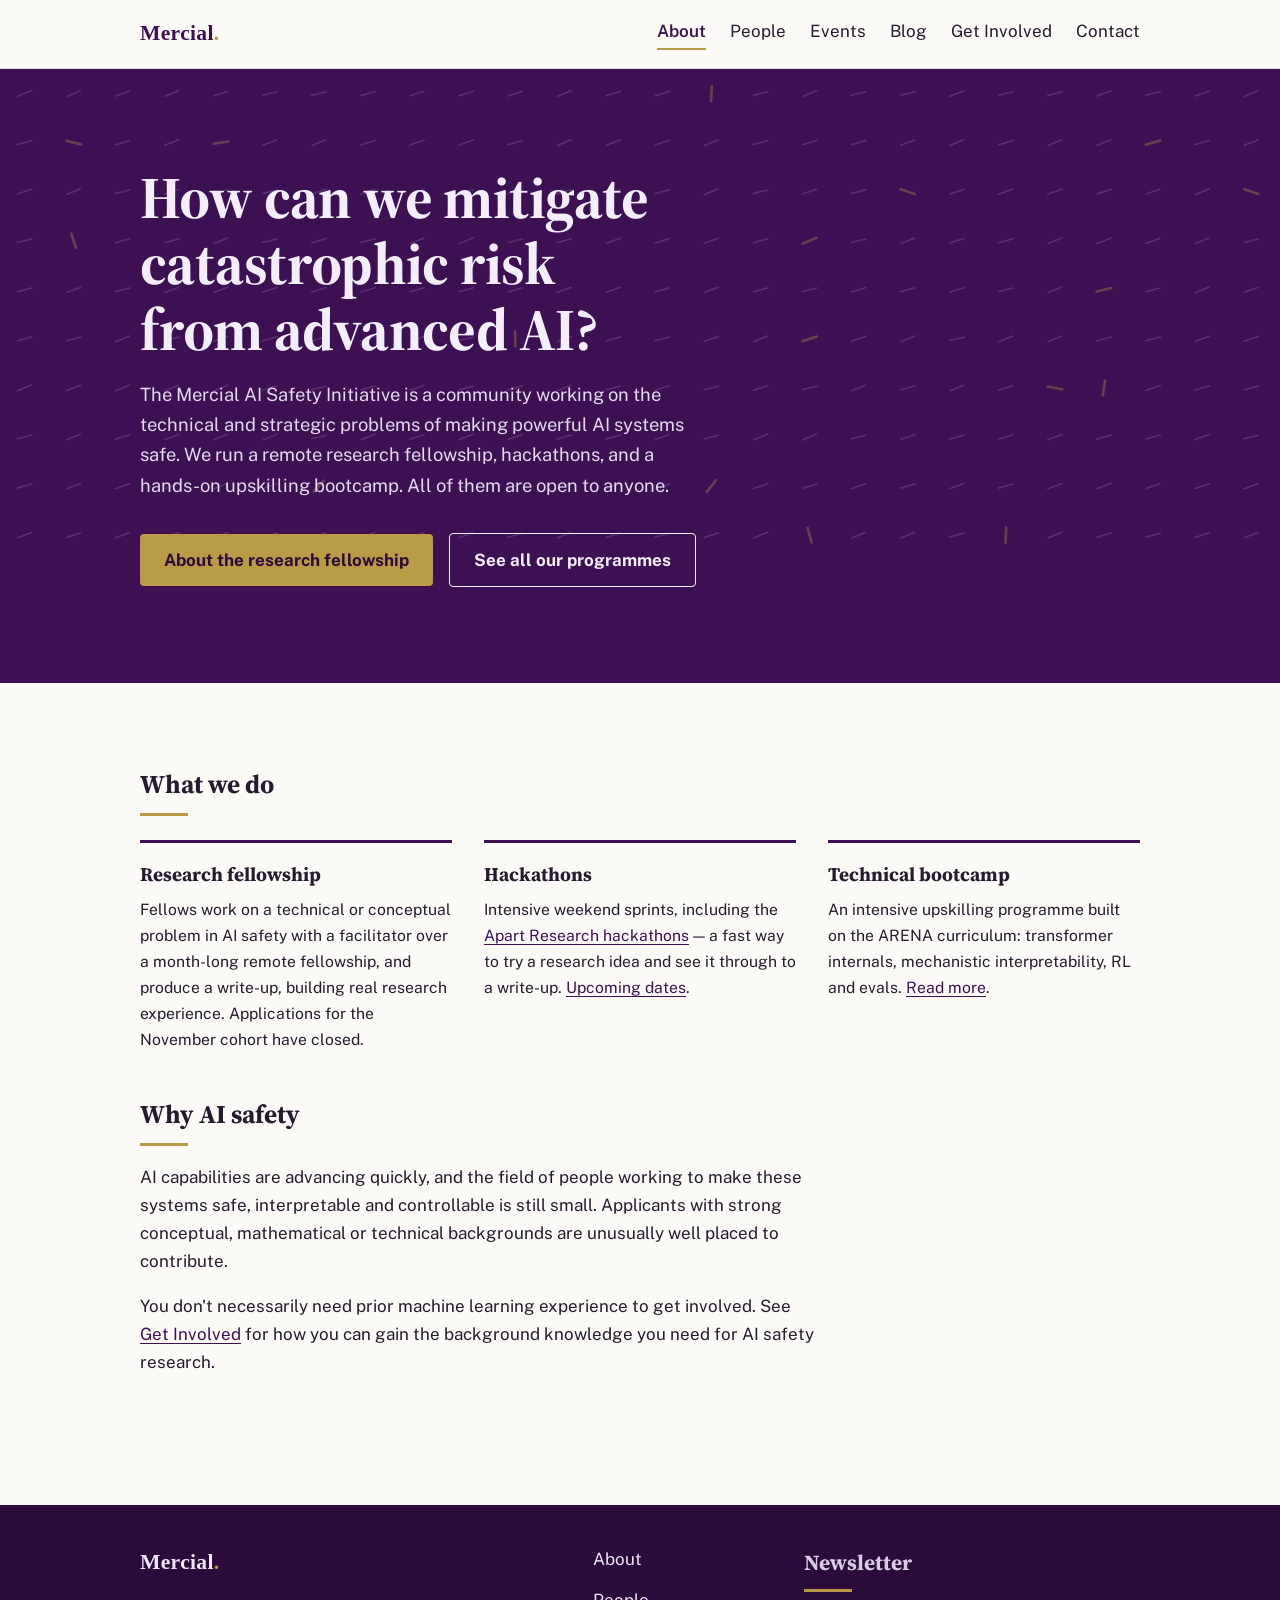
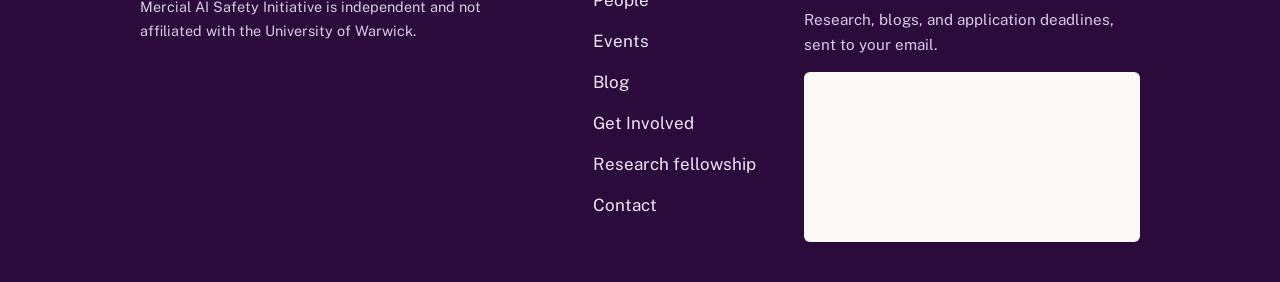
<file: index.html>
<!DOCTYPE html>
<html lang="en-GB">
<head>
  <meta charset="UTF-8">
  <meta name="viewport" content="width=device-width, initial-scale=1.0">
  <title>Mercial AI Safety Initiative</title>
  <meta name="description" content="Mercial is a community working on AI safety. We run a remote research fellowship, hackathons and a hands-on technical bootcamp, open to anyone.">
  <link rel="canonical" href="https://mercial.uk/">

  <!-- Link previews (Slack, WhatsApp, Substack, X). Update og:image if you
       replace images/og.png. URLs must be absolute for previews to work. -->
  <meta property="og:type" content="website">
  <meta property="og:site_name" content="Mercial AI Safety Initiative">
  <meta property="og:title" content="Mercial AI Safety Initiative">
  <meta property="og:description" content="Mercial is a community working on AI safety. We run a remote research fellowship, hackathons and a hands-on technical bootcamp, open to anyone.">
  <meta property="og:url" content="https://mercial.uk/">
  <meta property="og:image" content="https://mercial.uk/images/og.png">
  <meta property="og:image:width" content="1200">
  <meta property="og:image:height" content="630">
  <meta name="twitter:card" content="summary_large_image">

  <link rel="preconnect" href="https://fonts.googleapis.com">
  <link rel="preconnect" href="https://fonts.gstatic.com" crossorigin>
  <link href="https://fonts.googleapis.com/css2?family=Public+Sans:wght@400;600;700&family=Source+Serif+4:opsz,wght@8..60,400;8..60,600;8..60,700&display=swap" rel="stylesheet">
  <link rel="icon" type="image/svg+xml" href="logo.svg">
  <link rel="apple-touch-icon" href="images/icon-180.png">
  <link rel="stylesheet" href="style.css">
</head>
<body>

<header class="site-header">
  <div class="inner">
    <a class="wordmark" href="index.html">Mercial<span class="dot">.</span></a>
    <nav class="site-nav" aria-label="Main">
      <a href="index.html" aria-current="page">About</a>
      <a href="people.html">People</a>
      <a href="events.html">Events</a>
      <a href="https://mercialais.substack.com">Blog</a>
      <a href="get-involved.html">Get Involved</a>
      <a href="contact.html">Contact</a>
    </nav>
  </div>
</header>

<section class="hero">
  <!-- Decorative "alignment field": tick marks that mostly agree, a few that don't -->
  <svg class="field" id="alignment-field" aria-hidden="true" preserveAspectRatio="xMidYMid slice"></svg>
  <div class="inner">
    <h1>How can we mitigate catastrophic risk from advanced AI?</h1>
    <p>The Mercial AI Safety Initiative is a community working on the technical and strategic problems of making powerful AI systems safe. We run a remote research fellowship, hackathons, and a hands-on upskilling bootcamp. All of them are open to anyone.</p>
    <a class="button" href="fellowship.html">About the research fellowship</a>
    <a class="button quiet" href="get-involved.html">See all our programmes</a>
  </div>
</section>

<main>
  <h2>What we do</h2>
  <div class="activities">
    <div class="activity">
      <h3>Research fellowship</h3>
      <p>Fellows work on a technical or conceptual problem in AI safety with a facilitator over a month-long remote fellowship, and produce a write-up, building real research experience. Applications for the November cohort have closed.</p>
    </div>
    <div class="activity">
      <h3>Hackathons</h3>
      <p>Intensive weekend sprints, including the <a href="https://apartresearch.com/sprints">Apart Research hackathons</a> — a fast way to try a research idea and see it through to a write-up. <a href="events.html">Upcoming dates</a>.</p>
    </div>
    <div class="activity">
      <h3>Technical bootcamp</h3>
      <p>An intensive upskilling programme built on the ARENA curriculum: transformer internals, mechanistic interpretability, RL and evals. <a href="get-involved.html">Read more</a>.</p>
    </div>
  </div>

  <h2>Why AI safety</h2>
  <p>AI capabilities are advancing quickly, and the field of people working to make these systems safe, interpretable and controllable is still small. Applicants with strong conceptual, mathematical or technical backgrounds are unusually well placed to contribute.</p>
  <p>You don't necessarily need prior machine learning experience to get involved. See <a href="get-involved.html">Get Involved</a> for how you can gain the background knowledge you need for AI safety research.</p>
</main>

<footer class="site-footer">
  <div class="inner">
    <div class="brand">
      <a class="wordmark wordmark-light" href="index.html">Mercial<span class="dot">.</span></a>
      <p class="fine">Mercial AI Safety Initiative is independent and not affiliated with the University of Warwick.</p>
    </div>
    <nav class="site-nav" aria-label="Footer">
      <a href="index.html">About</a>
      <a href="people.html">People</a>
      <a href="events.html">Events</a>
      <a href="https://mercialais.substack.com">Blog</a>
      <a href="get-involved.html">Get Involved</a>
      <a href="fellowship.html">Research fellowship</a>
      <a href="contact.html">Contact</a>
    </nav>

    <div class="newsletter">
      <h2>Newsletter</h2>
      <p>Research, blogs, and application deadlines, sent to your email.</p>
      <iframe src="https://mercialais.substack.com/embed" title="Subscribe to the Mercial newsletter" loading="lazy" scrolling="no"></iframe>
    </div>

  </div>
</footer>

<script>
/* Hero tick-mark field. Marks near the pointer turn gold and rotate,
   then ease back when it moves away. Decorative only. */
(function () {
  var svg = document.getElementById("alignment-field");
  var hero = document.querySelector(".hero");
  if (!svg || !hero) return;

  var W = 1200, H = 480, gap = 46, len = 14;
  var GOLD = "#b99a45", MUTED = "#8a6aa6";
  var TOUCH = 42;        /* marks this close to the pointer always react (SVG units) */
  var RADIUS = 120;      /* a few "keen" marks also react out to this distance */
  var KEEN = 0.18;       /* fraction of marks that are keen */
  var EXTRA_TURN = 38;   /* max additional rotation in degrees */

  svg.setAttribute("viewBox", "0 0 " + W + " " + H);
  var ns = "http://www.w3.org/2000/svg";
  var marks = [];

  for (var y = gap / 2; y < H; y += gap) {
    for (var x = gap / 2; x < W; x += gap) {
      var stray = Math.random() < 0.07;
      var angle = stray ? Math.random() * 180 : -18 + (Math.random() * 10 - 5);
      var line = document.createElementNS(ns, "line");
      line.setAttribute("x1", -len / 2); line.setAttribute("y1", 0);
      line.setAttribute("x2", len / 2);  line.setAttribute("y2", 0);
      line.style.stroke = stray ? GOLD : MUTED;
      line.style.strokeWidth = stray ? 2.5 : 1.5;
      line.setAttribute("stroke-linecap", "round");
      line.style.transform = "translate(" + x + "px," + y + "px) rotate(" + angle + "deg)";
      line.style.transition = "transform .35s ease, stroke .5s ease, stroke-width .5s ease";
      svg.appendChild(line);
      marks.push({ el: line, x: x, y: y, angle: angle, stray: stray, keen: Math.random() < KEEN });
    }
  }

  if (window.matchMedia("(prefers-reduced-motion: reduce)").matches) return;

  var pt = svg.createSVGPoint(), raf = null, pending = null;

  function apply(e) {
    pt.x = e.clientX; pt.y = e.clientY;
    var ctm = svg.getScreenCTM();
    if (!ctm) return;
    var p = pt.matrixTransform(ctm.inverse());
    for (var i = 0; i < marks.length; i++) {
      var m = marks[i];
      var d = Math.hypot(m.x - p.x, m.y - p.y);
      var reach = m.keen ? RADIUS : TOUCH;
      if (d < reach) {
        var t = 1 - d / reach;
        m.el.style.transform = "translate(" + m.x + "px," + m.y + "px) rotate(" + (m.angle + t * EXTRA_TURN) + "deg)";
        m.el.style.stroke = GOLD;
        m.el.style.strokeWidth = 2.5;
      } else if (!m.stray) {
        m.el.style.transform = "translate(" + m.x + "px," + m.y + "px) rotate(" + m.angle + "deg)";
        m.el.style.stroke = MUTED;
        m.el.style.strokeWidth = 1.5;
      }
    }
  }

  hero.addEventListener("pointermove", function (e) {
    pending = e;
    if (raf) return;
    raf = requestAnimationFrame(function () { raf = null; if (pending) apply(pending); });
  });

  hero.addEventListener("pointerleave", function () {
    for (var i = 0; i < marks.length; i++) {
      var m = marks[i];
      m.el.style.transform = "translate(" + m.x + "px," + m.y + "px) rotate(" + m.angle + "deg)";
      m.el.style.stroke = m.stray ? GOLD : MUTED;
      m.el.style.strokeWidth = m.stray ? 2.5 : 1.5;
    }
  });
})();
</script>

</body>
</html>
</file>
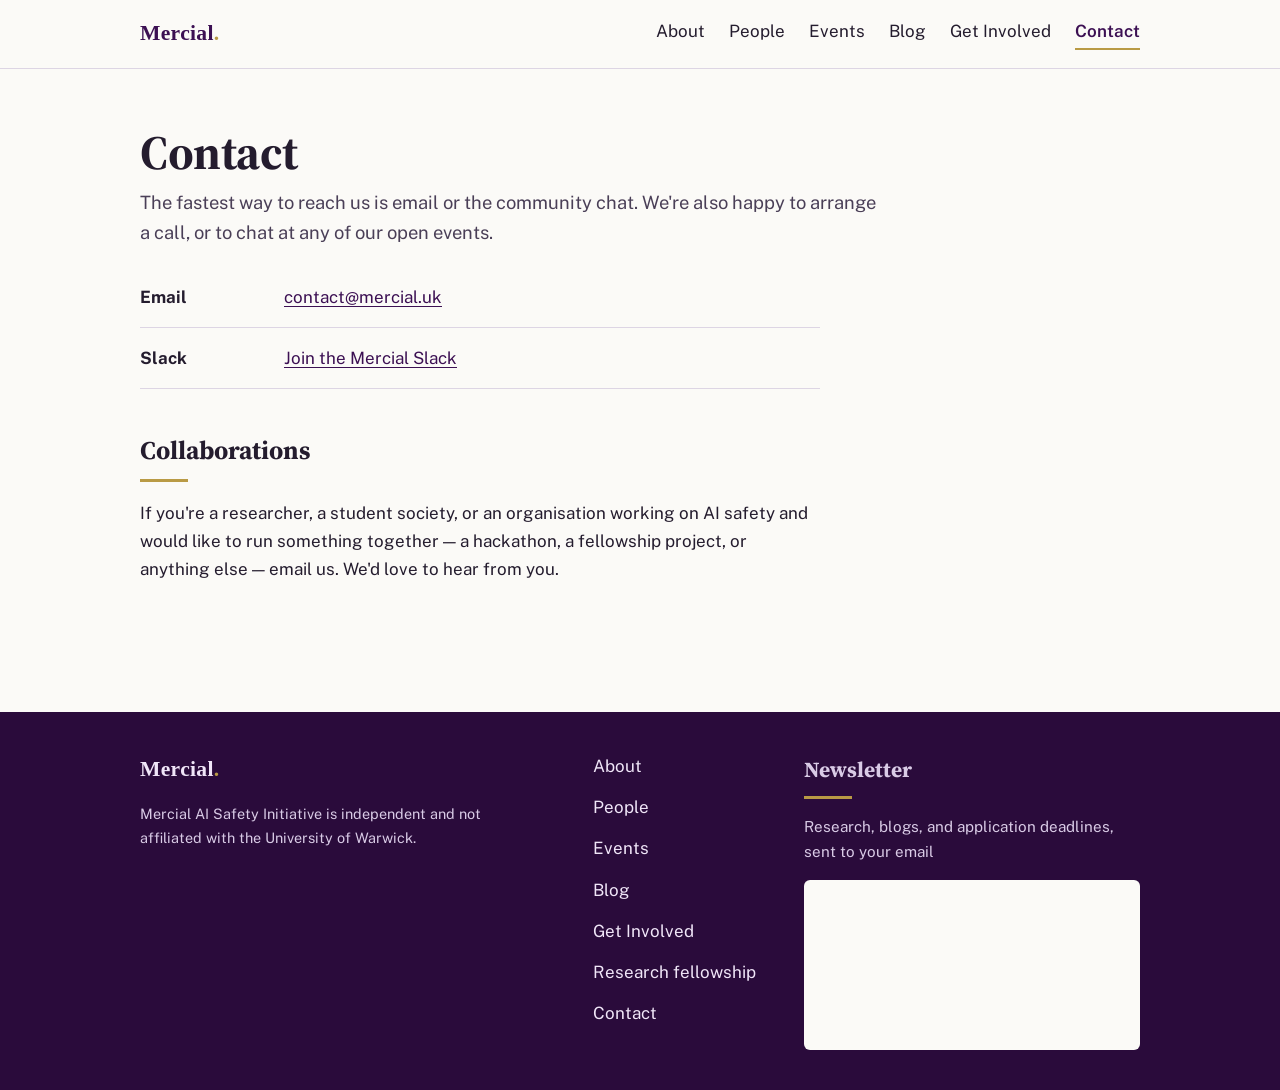
<file: contact.html>
<!DOCTYPE html>
<html lang="en-GB">
<head>
  <meta charset="UTF-8">
  <meta name="viewport" content="width=device-width, initial-scale=1.0">
  <title>Contact — Mercial AI Safety Initiative</title>
  <meta name="description" content="Get in touch with the Mercial AI Safety Initiative by email or on Slack.">
  <link rel="canonical" href="https://mercial.uk/contact.html">

  <!-- Link previews (Slack, WhatsApp, Substack, X). Update og:image if you
       replace images/og.png. URLs must be absolute for previews to work. -->
  <meta property="og:type" content="website">
  <meta property="og:site_name" content="Mercial AI Safety Initiative">
  <meta property="og:title" content="Contact — Mercial AI Safety Initiative">
  <meta property="og:description" content="Get in touch with the Mercial AI Safety Initiative by email or on Slack.">
  <meta property="og:url" content="https://mercial.uk/contact.html">
  <meta property="og:image" content="https://mercial.uk/images/og.png">
  <meta property="og:image:width" content="1200">
  <meta property="og:image:height" content="630">
  <meta name="twitter:card" content="summary_large_image">

  <link rel="preconnect" href="https://fonts.googleapis.com">
  <link rel="preconnect" href="https://fonts.gstatic.com" crossorigin>
  <link href="https://fonts.googleapis.com/css2?family=Public+Sans:wght@400;600;700&family=Source+Serif+4:opsz,wght@8..60,400;8..60,600;8..60,700&display=swap" rel="stylesheet">
  <link rel="icon" type="image/svg+xml" href="logo.svg">
  <link rel="apple-touch-icon" href="images/icon-180.png">
  <link rel="stylesheet" href="style.css">
</head>
<body>

<header class="site-header">
  <div class="inner">
    <a class="wordmark" href="index.html">Mercial<span class="dot">.</span></a>
    <nav class="site-nav" aria-label="Main">
      <a href="index.html">About</a>
      <a href="people.html">People</a>
      <a href="events.html">Events</a>
      <a href="https://mercialais.substack.com/">Blog</a>
      <a href="get-involved.html">Get Involved</a>
      <a href="contact.html" aria-current="page">Contact</a>
    </nav>
  </div>
</header>

<main>
  <h1 class="page-title">Contact</h1>
  <p class="page-lede">The fastest way to reach us is email or the community chat. We're also happy to arrange a call, or to chat at any of our open events.</p>

  <ul class="contact-list">
    <li><span class="label">Email</span> <a href="mailto:contact@mercial.uk">contact@mercial.uk</a></li>
    <li><span class="label">Slack</span> <a href="https://join.slack.com/t/mercial/shared_invite/zt-4dcgwk22p-gpakGqJEkqFgubaTuZdwLQ">Join the Mercial Slack</a></li>
  </ul>

  <h2>Collaborations</h2>
  <p>If you're a researcher, a student society, or an organisation working on AI safety and would like to run something together — a hackathon, a fellowship project, or anything else — email us. We'd love to hear from you.</p>
</main>

<footer class="site-footer">
  <div class="inner">
    <div class="brand">
      <a class="wordmark wordmark-light" href="index.html">Mercial<span class="dot">.</span></a>
      <p class="fine">Mercial AI Safety Initiative is independent and not affiliated with the University of Warwick.</p>
    </div>
    <nav class="site-nav" aria-label="Footer">
      <a href="index.html">About</a>
      <a href="people.html">People</a>
      <a href="events.html">Events</a>
      <a href="https://mercialais.substack.com/">Blog</a>
      <a href="get-involved.html">Get Involved</a>
      <a href="fellowship.html">Research fellowship</a>
      <a href="contact.html">Contact</a>
    </nav>

    <div class="newsletter">
      <h2>Newsletter</h2>
      <p>Research, blogs, and application deadlines, sent to your email</p>
      <iframe src="https://mercialais.substack.com/embed" title="Subscribe to the Mercial newsletter" loading="lazy" scrolling="no"></iframe>
    </div>

  </div>
</footer>

</body>
</html>
</file>
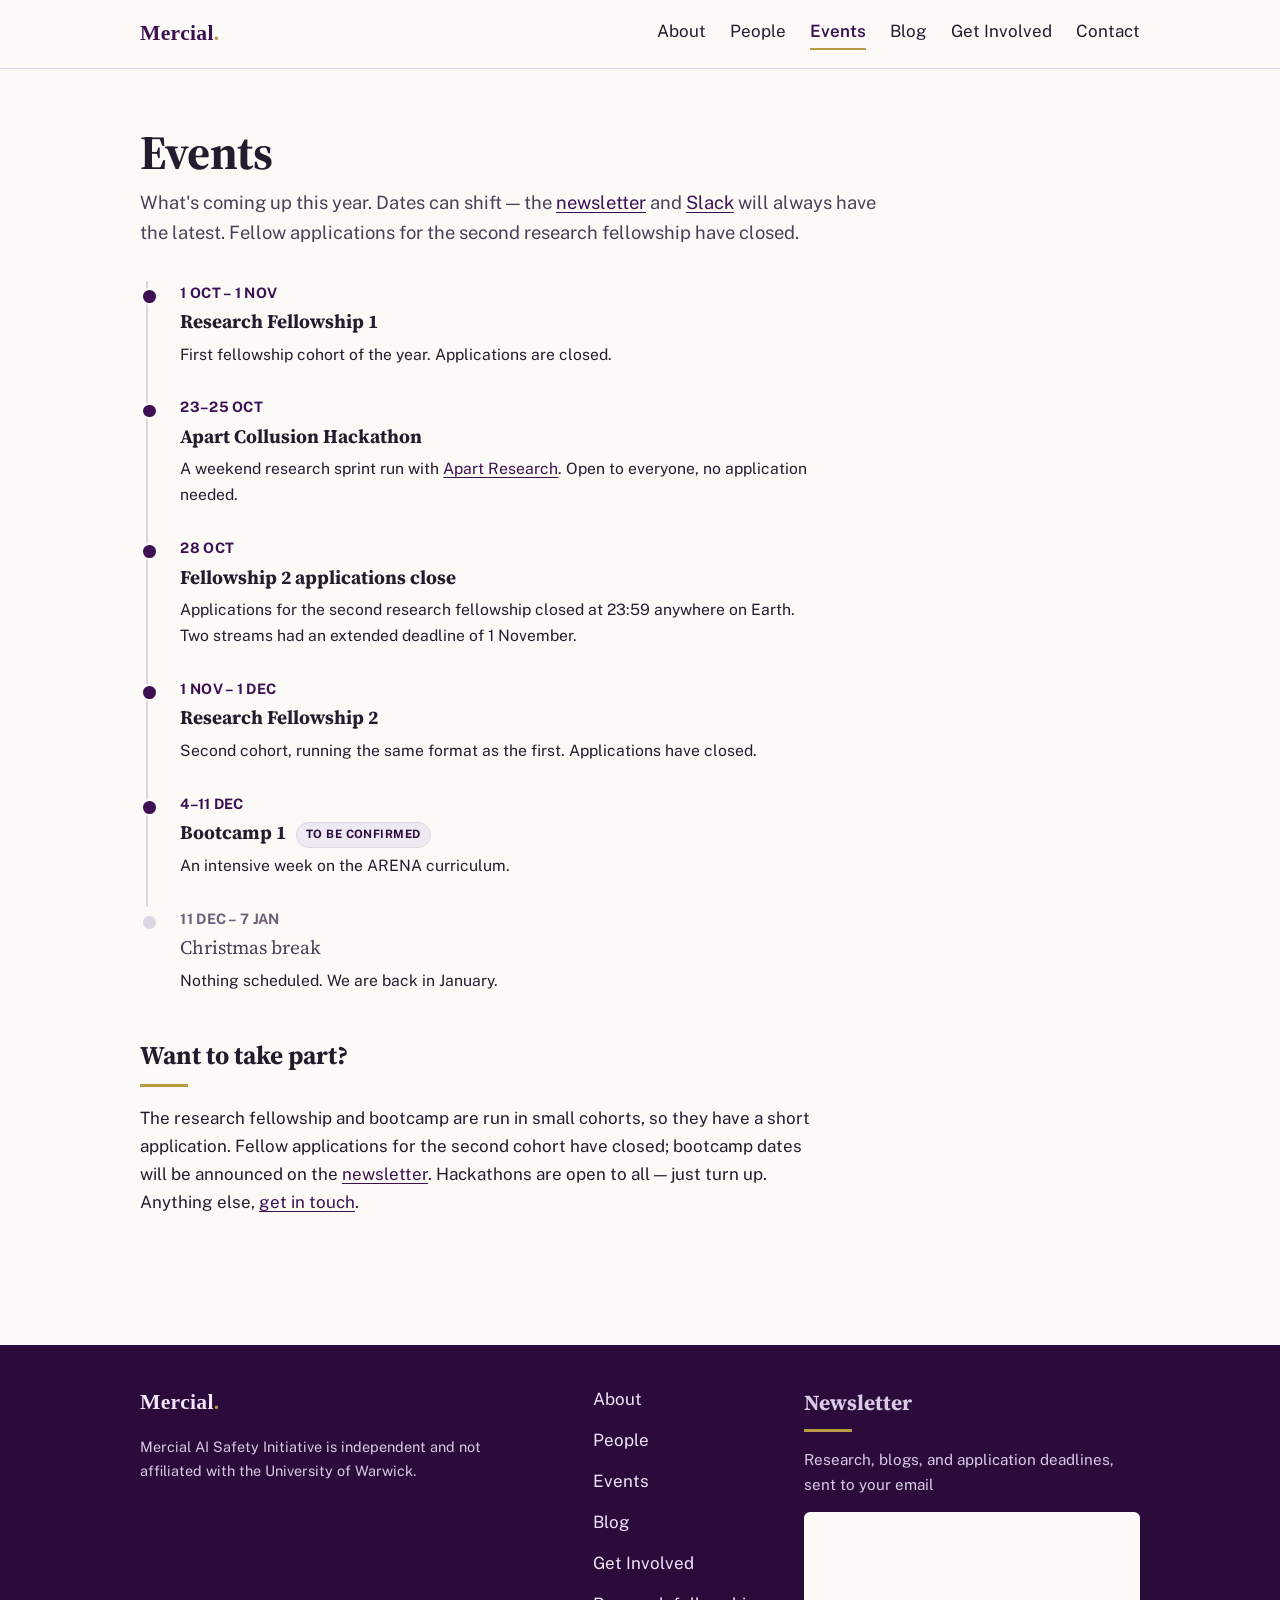
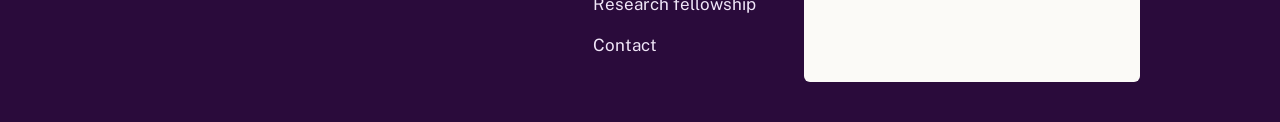
<file: events.html>
<!DOCTYPE html>
<html lang="en-GB">
<head>
  <meta charset="UTF-8">
  <meta name="viewport" content="width=device-width, initial-scale=1.0">
  <title>Events — Mercial AI Safety Initiative</title>
  <meta name="description" content="Mercial's programme for autumn 2026: research fellowships, the Apart collusion hackathon and the technical bootcamp.">
  <link rel="canonical" href="https://mercial.uk/events.html">

  <!-- Link previews (Slack, WhatsApp, Substack, X). Update og:image if you
       replace images/og.png. URLs must be absolute for previews to work. -->
  <meta property="og:type" content="website">
  <meta property="og:site_name" content="Mercial AI Safety Initiative">
  <meta property="og:title" content="Events — Mercial AI Safety Initiative">
  <meta property="og:description" content="Mercial's programme for autumn 2026: research fellowships, the Apart collusion hackathon and the technical bootcamp.">
  <meta property="og:url" content="https://mercial.uk/events.html">
  <meta property="og:image" content="https://mercial.uk/images/og.png">
  <meta property="og:image:width" content="1200">
  <meta property="og:image:height" content="630">
  <meta name="twitter:card" content="summary_large_image">

  <link rel="preconnect" href="https://fonts.googleapis.com">
  <link rel="preconnect" href="https://fonts.gstatic.com" crossorigin>
  <link href="https://fonts.googleapis.com/css2?family=Public+Sans:wght@400;600;700&family=Source+Serif+4:opsz,wght@8..60,400;8..60,600;8..60,700&display=swap" rel="stylesheet">
  <link rel="icon" type="image/svg+xml" href="logo.svg">
  <link rel="apple-touch-icon" href="images/icon-180.png">
  <link rel="stylesheet" href="style.css">
</head>
<body>

<header class="site-header">
  <div class="inner">
    <a class="wordmark" href="index.html">Mercial<span class="dot">.</span></a>
    <nav class="site-nav" aria-label="Main">
      <a href="index.html">About</a>
      <a href="people.html">People</a>
      <a href="events.html" aria-current="page">Events</a>
      <a href="https://mercialais.substack.com/">Blog</a>
      <a href="get-involved.html">Get Involved</a>
      <a href="contact.html">Contact</a>
    </nav>
  </div>
</header>

<main>
  <h1 class="page-title">Events</h1>
  <p class="page-lede">What's coming up this year. Dates can shift — the <a href="https://mercialais.substack.com">newsletter</a> and <a href="https://join.slack.com/t/mercial/shared_invite/zt-4dcgwk22p-gpakGqJEkqFgubaTuZdwLQ">Slack</a> will always have the latest. Fellow applications for the second research fellowship have closed.</p>

  <!-- TO UPDATE THE TIMELINE: edit the list below. Add class="tbc" to any <li>
       whose dates are not yet confirmed; it will show a "to be confirmed" tag. -->
  <ol class="timeline">
    <li>
      <p class="when"><time datetime="2026-10-01">1 Oct</time> – <time datetime="2026-11-01">1 Nov</time></p>
      <h3>Research Fellowship 1</h3>
      <p>First fellowship cohort of the year. Applications are closed.</p>
    </li>
    <li>
      <p class="when"><time datetime="2026-10-23">23</time>–<time datetime="2026-10-25">25 Oct</time></p>
      <h3>Apart Collusion Hackathon</h3>
      <p>A weekend research sprint run with <a href="https://apartresearch.com/sprints">Apart Research</a>. Open to everyone, no application needed.</p>
    </li>
    <li>
      <p class="when"><time datetime="2026-10-28">28 Oct</time></p>
      <h3>Fellowship 2 applications close</h3>
      <p>Applications for the second research fellowship closed at 23:59 anywhere on Earth. Two streams had an extended deadline of 1 November.</p>
    </li>
    <li>
      <p class="when"><time datetime="2026-11-01">1 Nov</time> – <time datetime="2026-12-01">1 Dec</time></p>
      <h3>Research Fellowship 2</h3>
      <p>Second cohort, running the same format as the first. Applications have closed.</p>
    </li>
    <li class="tbc">
      <p class="when"><time datetime="2026-12-04">4</time>–<time datetime="2026-12-11">11 Dec</time></p>
      <h3>Bootcamp 1</h3>
      <p>An intensive week on the ARENA curriculum.</p>
    </li>
    <li class="quiet">
      <p class="when"><time datetime="2026-12-11">11 Dec</time> – <time datetime="2027-01-07">7 Jan</time></p>
      <h3>Christmas break</h3>
      <p>Nothing scheduled. We are back in January.</p>
    </li>
  </ol>

  <h2>Want to take part?</h2>
  <p>The research fellowship and bootcamp are run in small cohorts, so they have a short application. Fellow applications for the second cohort have closed; bootcamp dates will be announced on the <a href="https://mercialais.substack.com/">newsletter</a>. Hackathons are open to all — just turn up. Anything else, <a href="contact.html">get in touch</a>.</p>
</main>

<footer class="site-footer">
  <div class="inner">
    <div class="brand">
      <a class="wordmark wordmark-light" href="index.html">Mercial<span class="dot">.</span></a>
      <p class="fine">Mercial AI Safety Initiative is independent and not affiliated with the University of Warwick.</p>
    </div>
    <nav class="site-nav" aria-label="Footer">
      <a href="index.html">About</a>
      <a href="people.html">People</a>
      <a href="events.html">Events</a>
      <a href="https://mercialais.substack.com/">Blog</a>
      <a href="get-involved.html">Get Involved</a>
      <a href="fellowship.html">Research fellowship</a>
      <a href="contact.html">Contact</a>
    </nav>

    <div class="newsletter">
      <h2>Newsletter</h2>
      <p>Research, blogs, and application deadlines, sent to your email</p>
      <iframe src="https://mercialais.substack.com/embed" title="Subscribe to the Mercial newsletter" loading="lazy" scrolling="no"></iframe>
    </div>

  </div>
</footer>

</body>
</html>
</file>
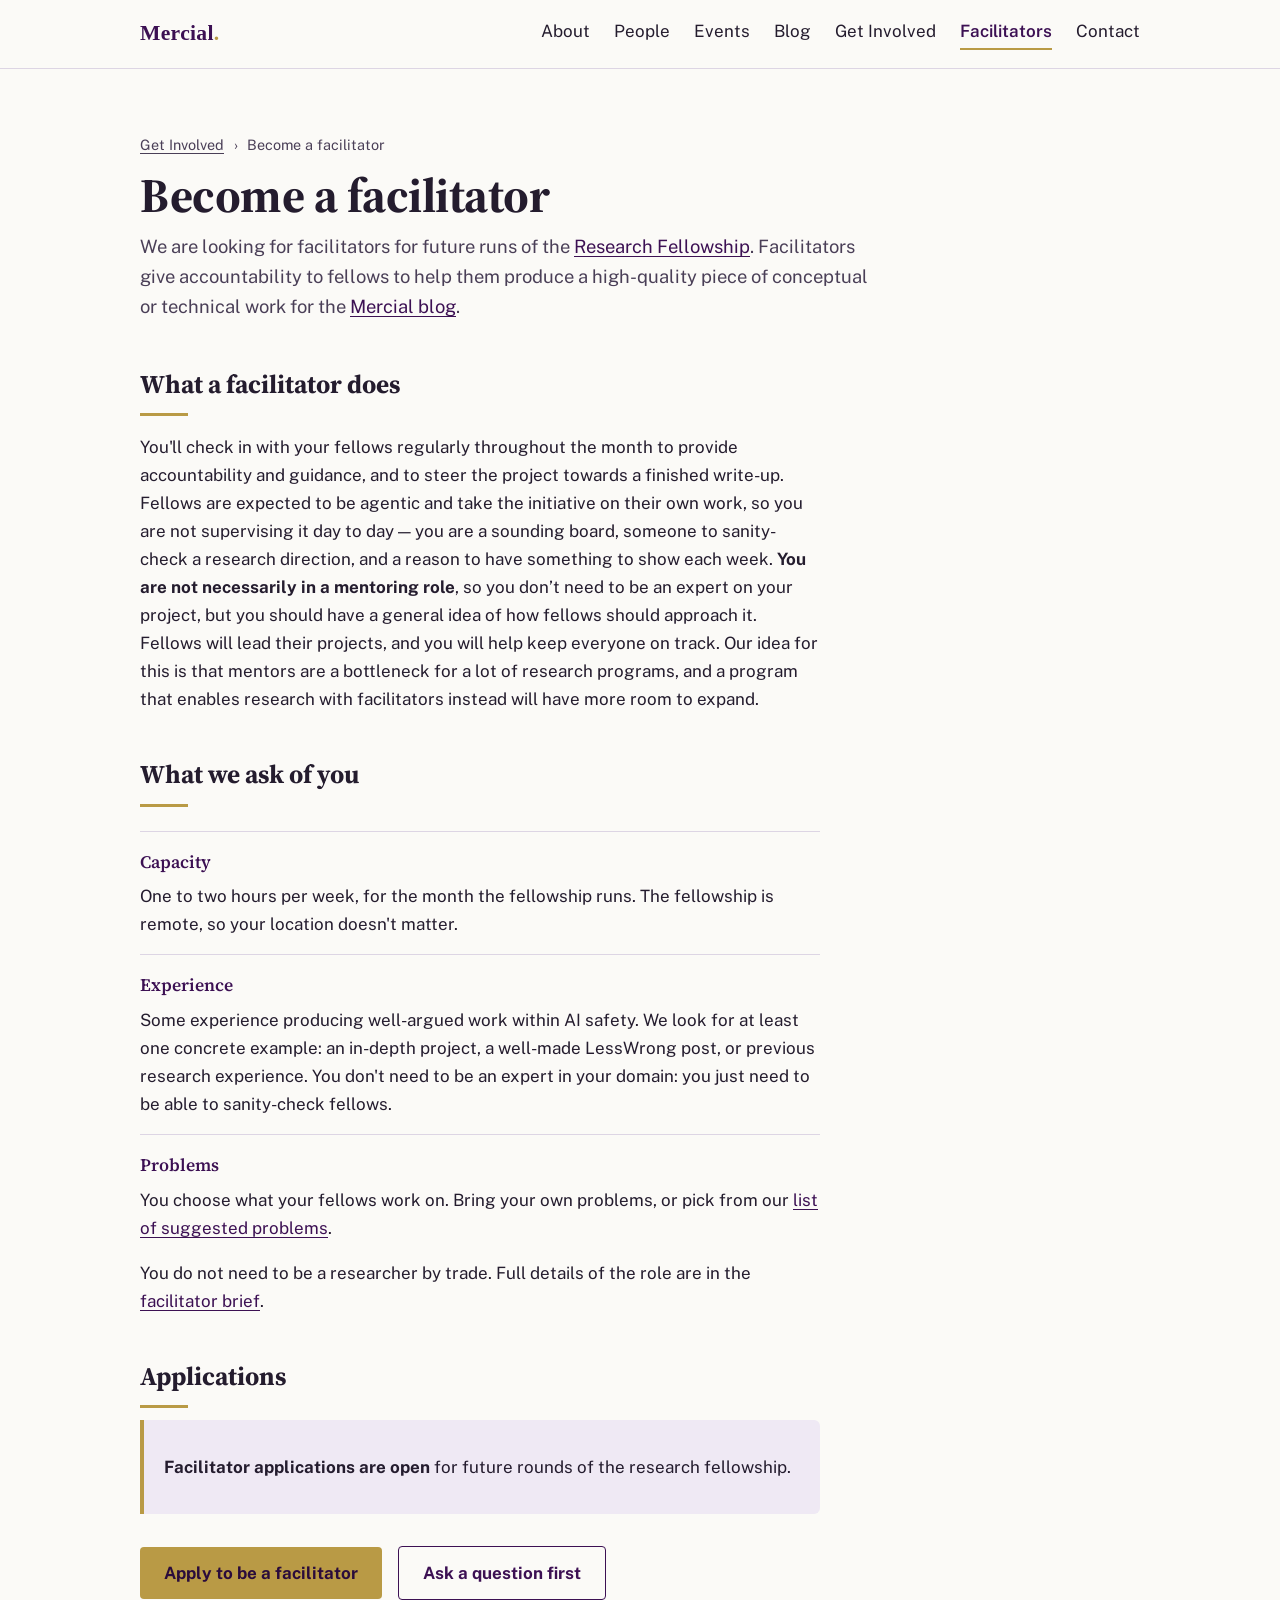
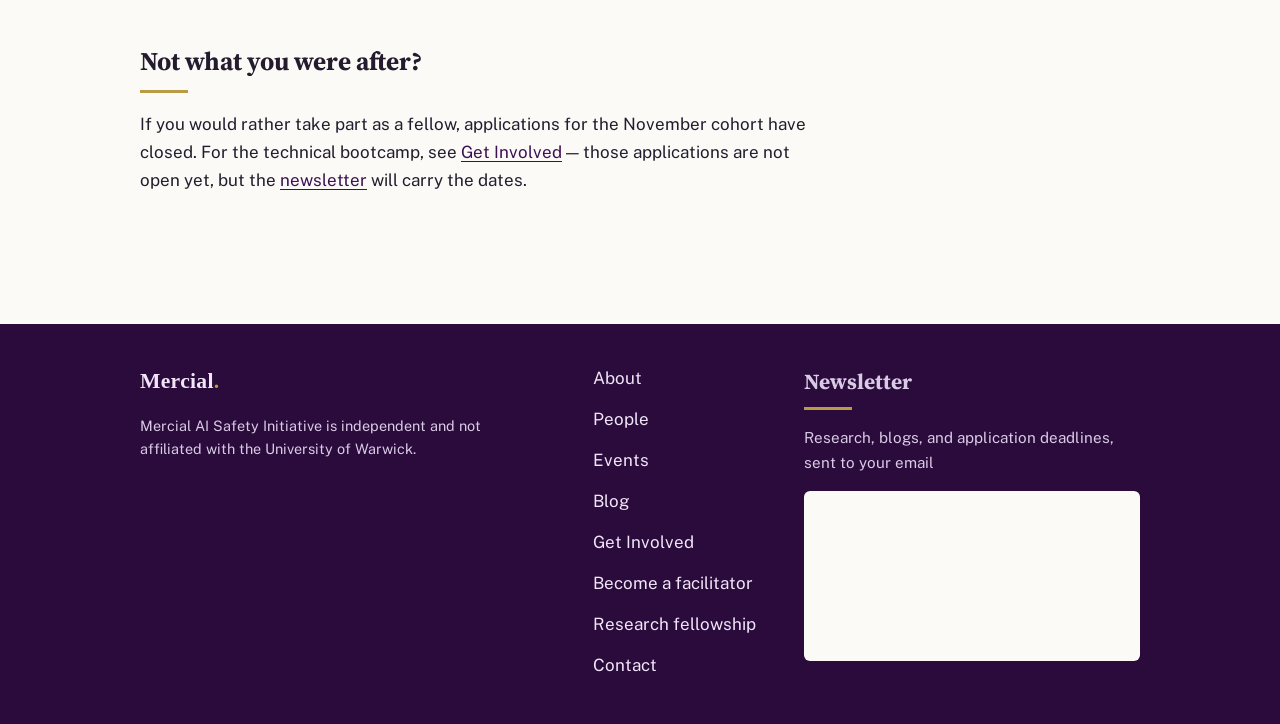
<file: facilitators.html>
<!DOCTYPE html>
<html lang="en-GB">
<head>
  <meta charset="UTF-8">
  <meta name="viewport" content="width=device-width, initial-scale=1.0">
  <title>Facilitators — Mercial AI Safety Initiative</title>
  <meta name="description" content="Become a facilitator on the Mercial research fellowship. Facilitator applications are open for future rounds.">
  <link rel="canonical" href="https://mercial.uk/facilitators.html">

  <!-- Link previews (Slack, WhatsApp, Substack, X). Update og:image if you
       replace images/og.png. URLs must be absolute for previews to work. -->
  <meta property="og:type" content="website">
  <meta property="og:site_name" content="Mercial AI Safety Initiative">
  <meta property="og:title" content="Facilitators — Mercial AI Safety Initiative">
  <meta property="og:description" content="Become a facilitator on the Mercial research fellowship. Facilitator applications are open for future rounds.">
  <meta property="og:url" content="https://mercial.uk/facilitators.html">
  <meta property="og:image" content="https://mercial.uk/images/og.png">
  <meta property="og:image:width" content="1200">
  <meta property="og:image:height" content="630">
  <meta name="twitter:card" content="summary_large_image">

  <link rel="preconnect" href="https://fonts.googleapis.com">
  <link rel="preconnect" href="https://fonts.gstatic.com" crossorigin>
  <link href="https://fonts.googleapis.com/css2?family=Public+Sans:wght@400;600;700&family=Source+Serif+4:opsz,wght@8..60,400;8..60,600;8..60,700&display=swap" rel="stylesheet">
  <link rel="icon" type="image/svg+xml" href="logo.svg">
  <link rel="apple-touch-icon" href="images/icon-180.png">
  <link rel="stylesheet" href="style.css">
</head>
<body>

<header class="site-header">
  <div class="inner">
    <a class="wordmark" href="index.html">Mercial<span class="dot">.</span></a>
    <nav class="site-nav" aria-label="Main">
      <a href="index.html">About</a>
      <a href="people.html">People</a>
      <a href="events.html">Events</a>
      <a href="https://mercialais.substack.com">Blog</a>
      <a href="get-involved.html">Get Involved</a>
      <a href="facilitators.html" aria-current="page">Facilitators</a>
      <a href="contact.html">Contact</a>
    </nav>
  </div>
</header>

<main>
  <p class="crumb"><a href="get-involved.html">Get Involved</a> <span aria-hidden="true">›</span> Become a facilitator</p>
  <h1 class="page-title">Become a facilitator</h1>
  <p class="page-lede">We are looking for facilitators for future runs of the <a href="get-involved.html">Research Fellowship</a>. Facilitators give accountability to fellows to help them produce a high-quality piece of conceptual or technical work for the <a href="https://mercialais.substack.com">Mercial blog</a>.</p>

  <h2>What a facilitator does</h2>
  <p>You'll check in with your fellows regularly throughout the month to provide accountability and guidance, and to steer the project towards a finished write-up. Fellows are expected to be agentic and take the initiative on their own work, so you are not supervising it day to day — you are a sounding board, someone to sanity-check a research direction, and a reason to have something to show each week. <b>You are not necessarily in a mentoring role</b>, so you don’t need to be an expert on your project, but you should have a general idea of how fellows should approach it. Fellows will lead their projects, and you will help keep everyone on track. Our idea for this is that mentors are a bottleneck for a lot of research programs, and a program that enables research with facilitators instead will have more room to expand.</p>

  <h2>What we ask of you</h2>
  <dl class="criteria">
    <dt>Capacity</dt>
    <dd>One to two hours per week, for the month the fellowship runs. The fellowship is remote, so your location doesn't matter.</dd>

    <dt>Experience</dt>
    <dd>Some experience producing well-argued work within AI safety. We look for at least one concrete example: an in-depth project, a well-made LessWrong post, or previous research experience. You don't need to be an expert in your domain: you just need to be able to sanity-check fellows.</dd>

    <dt>Problems</dt>
    <dd>You choose what your fellows work on. Bring your own problems, or pick from our <a href="https://docs.google.com/document/d/1xGarmM6GFAxu_qmPEKOUEx5JTcejjVp1wmJnNs_IY-k/edit?usp=sharing">list of suggested problems</a>.</dd>
  </dl>
  <p>You do not need to be a researcher by trade. Full details of the role are in the <a href="https://docs.google.com/document/d/1o2y2wh6tCS1QEO_91R4ta2x6zz3eecXStU-lsDGDaDA/edit?usp=sharing">facilitator brief</a>.</p>

  <h2>Applications</h2>
  <div class="notice">
    <p><strong>Facilitator applications are open</strong> for future rounds of the research fellowship.</p>
  </div>

  <p style="margin-top:2rem">
    <a class="button" href="https://forms.gle/as2UVMnZssRgck7m8">Apply to be a facilitator</a>
    <a class="button outline" href="mailto:contact@mercial.uk">Ask a question first</a>
  </p>

  <h2>Not what you were after?</h2>
  <p>If you would rather take part as a fellow, applications for the November cohort have closed. For the technical bootcamp, see <a href="get-involved.html">Get Involved</a> — those applications are not open yet, but the <a href="https://mercialais.substack.com">newsletter</a> will carry the dates.</p>
</main>

<footer class="site-footer">
  <div class="inner">
    <div class="brand">
      <a class="wordmark wordmark-light" href="index.html">Mercial<span class="dot">.</span></a>
      <p class="fine">Mercial AI Safety Initiative is independent and not affiliated with the University of Warwick.</p>
    </div>
    <nav class="site-nav" aria-label="Footer">
      <a href="index.html">About</a>
      <a href="people.html">People</a>
      <a href="events.html">Events</a>
      <a href="https://mercialais.substack.com">Blog</a>
      <a href="get-involved.html">Get Involved</a>
      <a href="facilitators.html">Become a facilitator</a>
      <a href="fellowship.html">Research fellowship</a>
      <a href="contact.html">Contact</a>
    </nav>

    <div class="newsletter">
      <h2>Newsletter</h2>
      <p>Research, blogs, and application deadlines, sent to your email</p>
      <iframe src="https://mercialais.substack.com/embed" title="Subscribe to the Mercial newsletter" loading="lazy" scrolling="no"></iframe>
    </div>

  </div>
</footer>

</body>
</html>
</file>
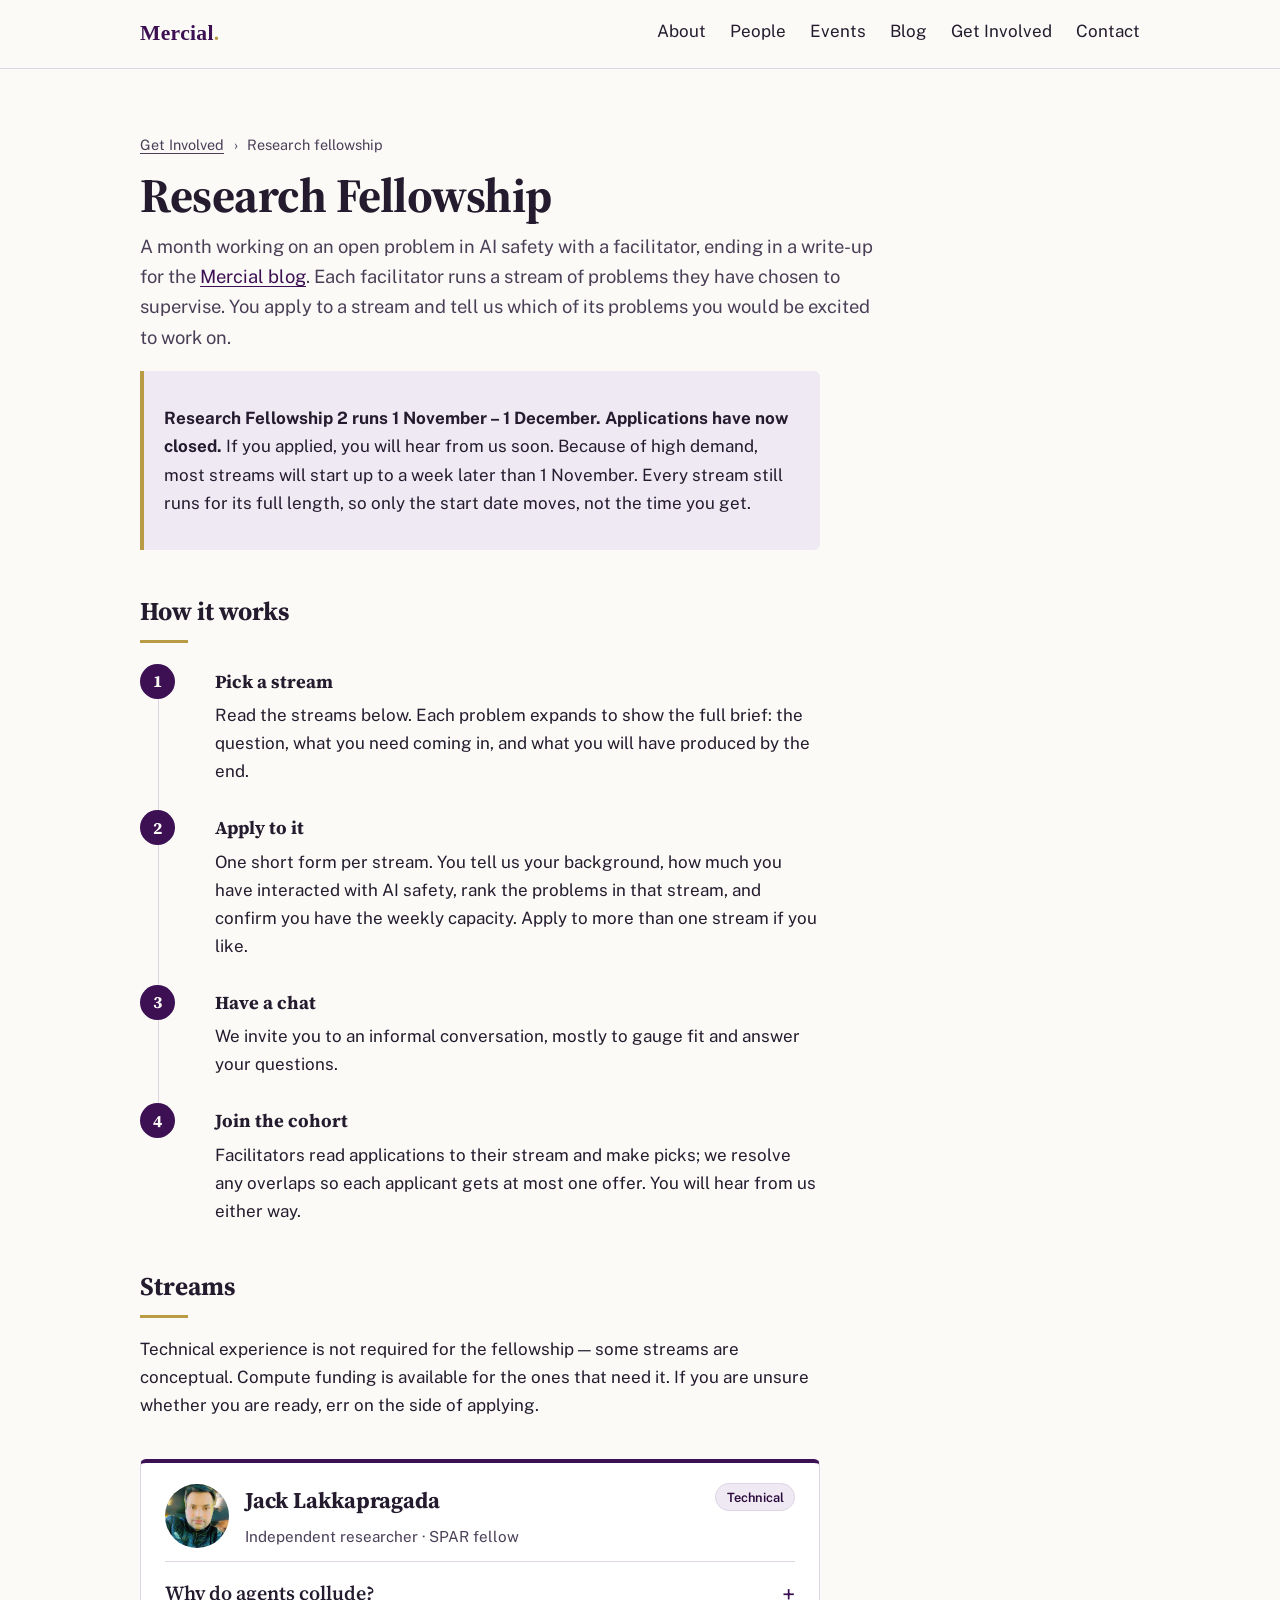
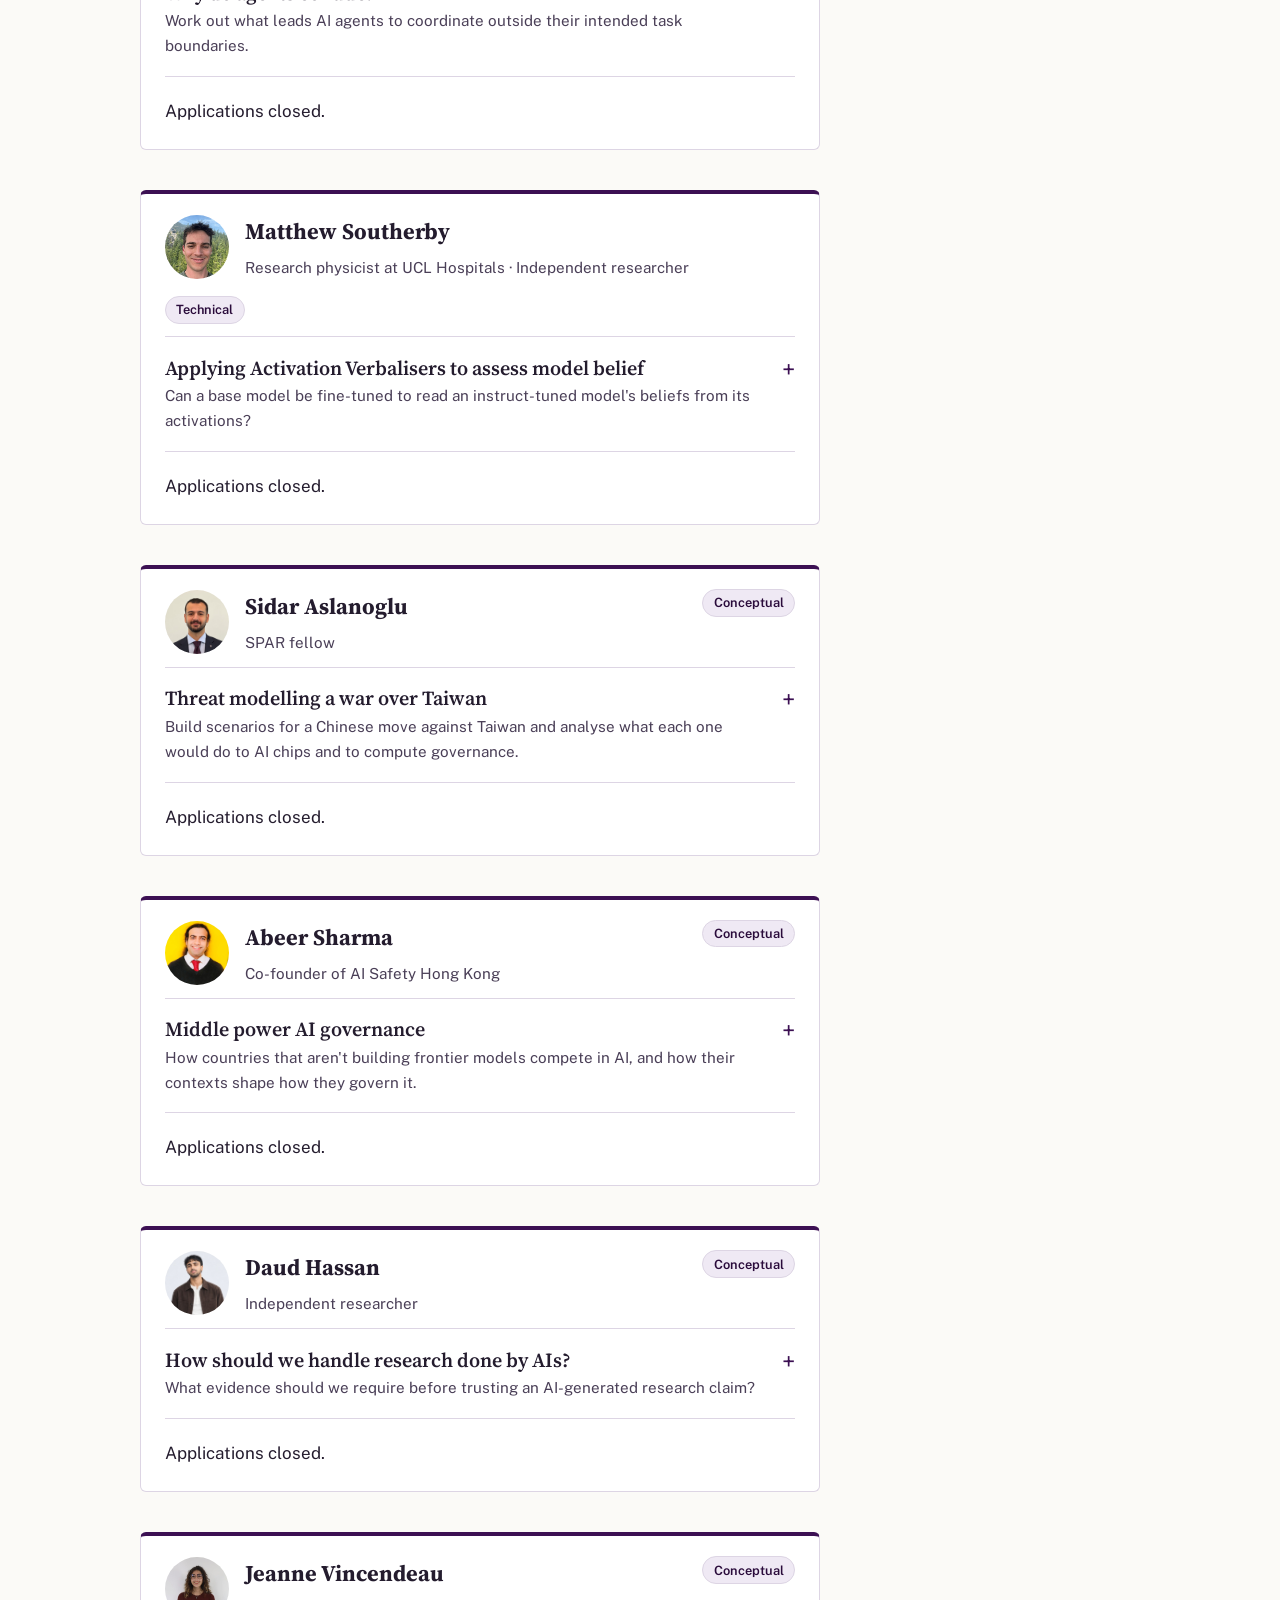
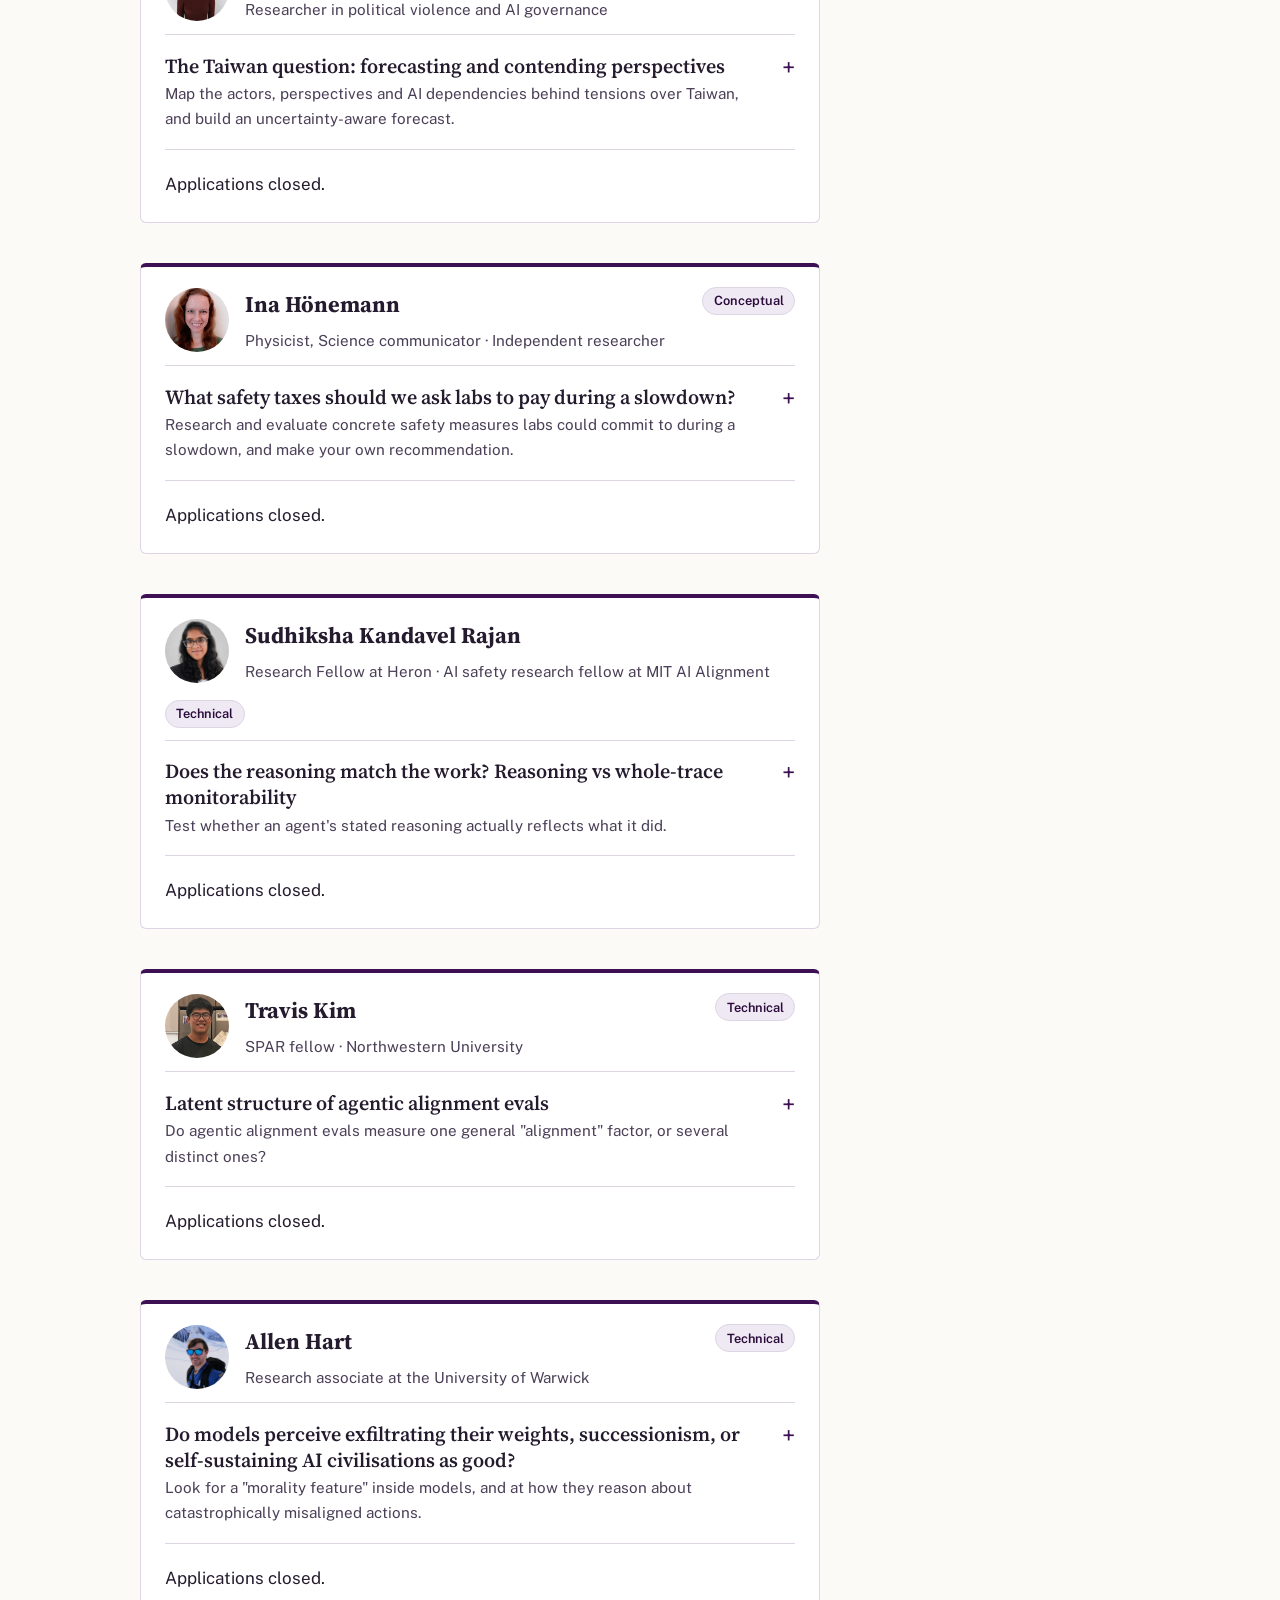
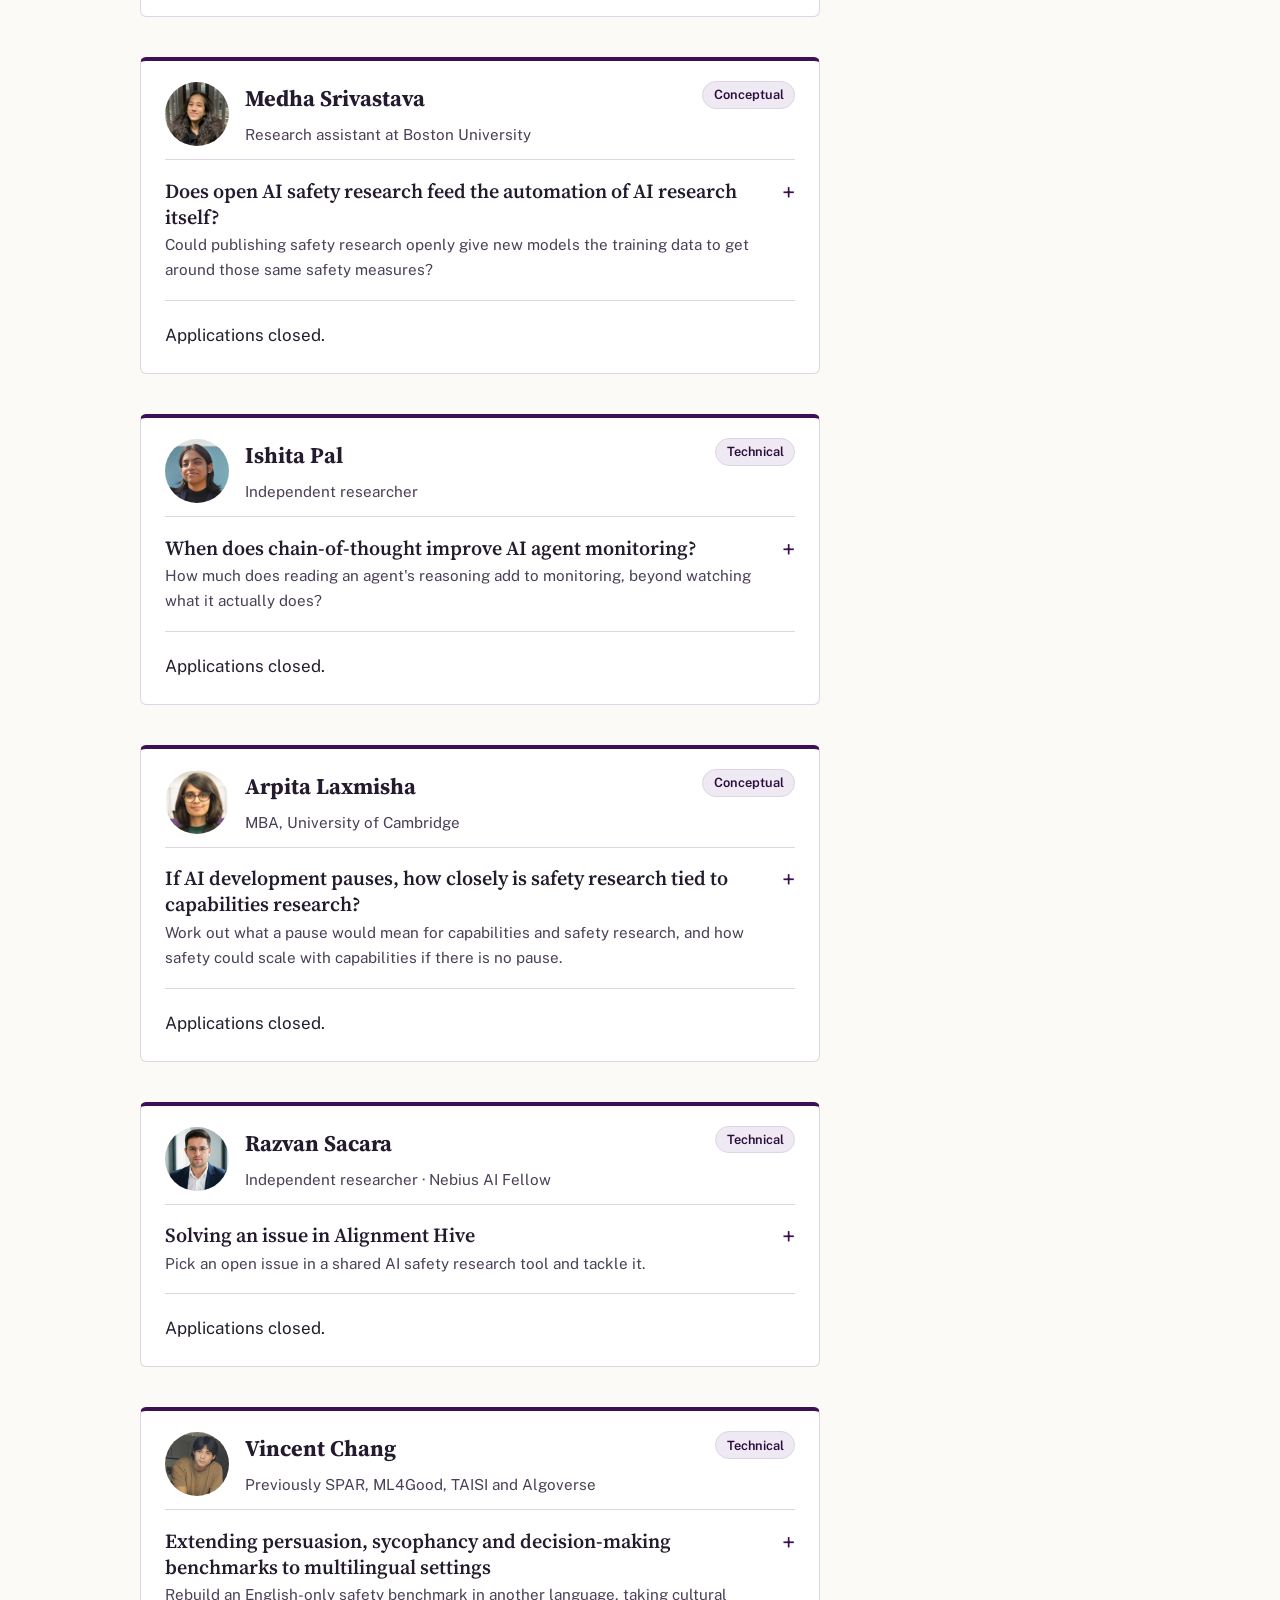
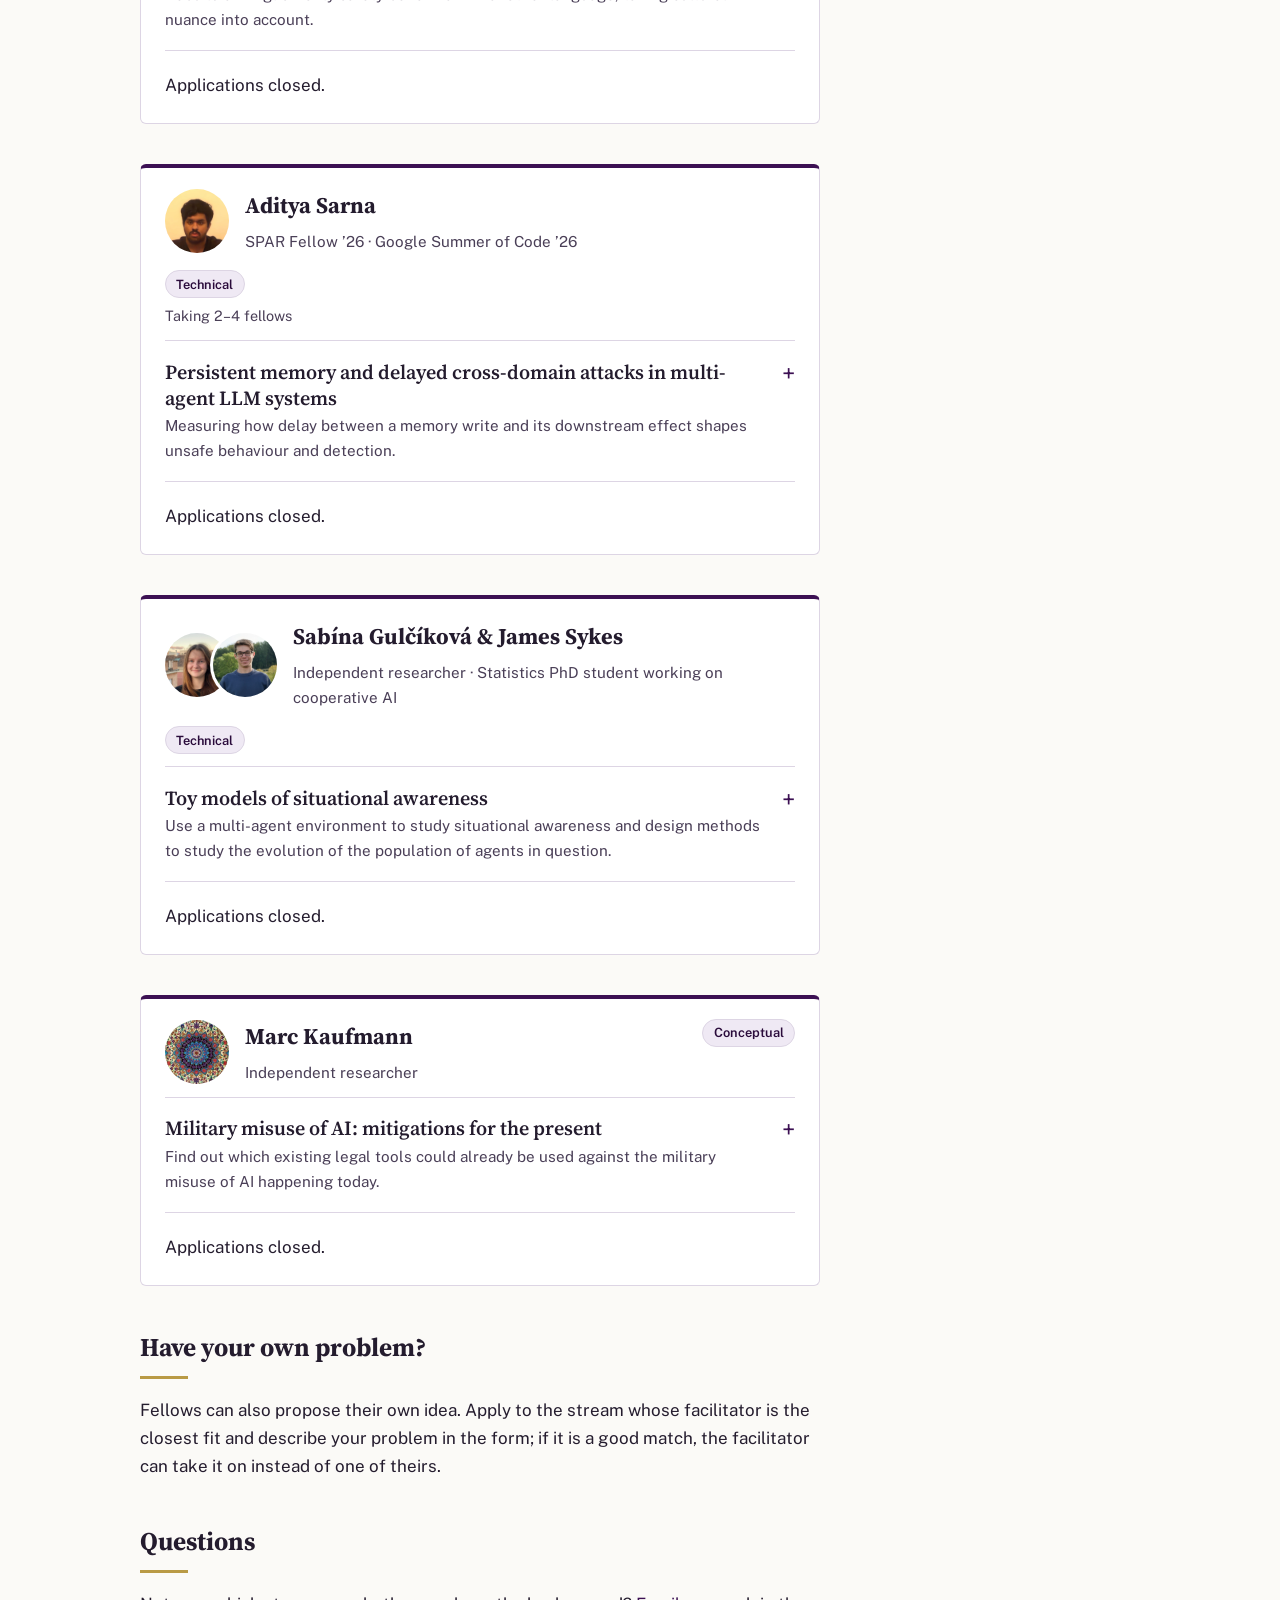
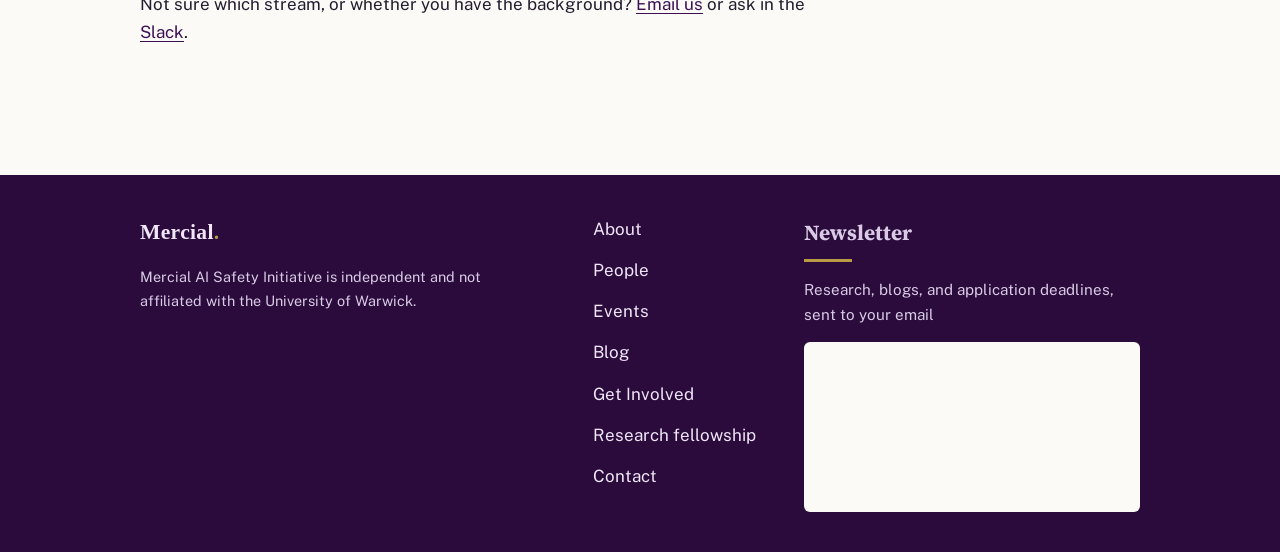
<file: fellowship.html>
<!DOCTYPE html>
<html lang="en-GB">
<head>
  <meta charset="UTF-8">
  <meta name="viewport" content="width=device-width, initial-scale=1.0">
  <title>Research Fellowship — Mercial AI Safety Initiative</title>
  <meta name="description" content="The Mercial research fellowship: a month working on an open problem in AI safety with a facilitator. Applications for the November cohort have closed.">
  <link rel="canonical" href="https://mercial.uk/fellowship.html">

  <!-- Link previews (Slack, WhatsApp, Substack, X). Update og:image if you
       replace images/og.png. URLs must be absolute for previews to work. -->
  <meta property="og:type" content="website">
  <meta property="og:site_name" content="Mercial AI Safety Initiative">
  <meta property="og:title" content="Research Fellowship — Mercial AI Safety Initiative">
  <meta property="og:description" content="A month working on an open problem in AI safety with a facilitator. Applications for the November cohort have closed.">
  <meta property="og:url" content="https://mercial.uk/fellowship.html">
  <meta property="og:image" content="https://mercial.uk/images/og.png">
  <meta property="og:image:width" content="1200">
  <meta property="og:image:height" content="630">
  <meta name="twitter:card" content="summary_large_image">

  <link rel="preconnect" href="https://fonts.googleapis.com">
  <link rel="preconnect" href="https://fonts.gstatic.com" crossorigin>
  <link href="https://fonts.googleapis.com/css2?family=Public+Sans:wght@400;600;700&family=Source+Serif+4:opsz,wght@8..60,400;8..60,600;8..60,700&display=swap" rel="stylesheet">
  <link rel="icon" type="image/svg+xml" href="logo.svg">
  <link rel="apple-touch-icon" href="images/icon-180.png">
  <link rel="stylesheet" href="style.css">
</head>
<body>

<header class="site-header">
  <div class="inner">
    <a class="wordmark" href="index.html">Mercial<span class="dot">.</span></a>
    <nav class="site-nav" aria-label="Main">
      <a href="index.html">About</a>
      <a href="people.html">People</a>
      <a href="events.html">Events</a>
      <a href="https://mercialais.substack.com">Blog</a>
      <a href="get-involved.html">Get Involved</a>
      <a href="contact.html">Contact</a>
    </nav>
  </div>
</header>

<main>
  <p class="crumb"><a href="get-involved.html">Get Involved</a> <span aria-hidden="true">›</span> Research fellowship</p>
  <h1 class="page-title">Research Fellowship</h1>
  <p class="page-lede">A month working on an open problem in AI safety with a facilitator, ending in a write-up for the <a href="https://mercialais.substack.com">Mercial blog</a>. Each facilitator runs a stream of problems they have chosen to supervise. You apply to a stream and tell us which of its problems you would be excited to work on.</p>

  <!-- ROUND STATUS. Update the dates each cohort. -->
  <div class="notice">
    <p><strong>Research Fellowship 2 runs 1 November – 1 December.</strong> <strong>Applications have now closed.</strong> If you applied, you will hear from us soon. Because of high demand, most streams will start up to a week later than 1 November. Every stream still runs for its full length, so only the start date moves, not the time you get.</p>
  </div>

  <h2>How it works</h2>
  <ol class="steps">
    <li>
      <h3>Pick a stream</h3>
      <p>Read the streams below. Each problem expands to show the full brief: the question, what you need coming in, and what you will have produced by the end.</p>
    </li>
    <li>
      <h3>Apply to it</h3>
      <p>One short form per stream. You tell us your background, how much you have interacted with AI safety, rank the problems in that stream, and confirm you have the weekly capacity. Apply to more than one stream if you like.</p>
    </li>
    <li>
      <h3>Have a chat</h3>
      <p>We invite you to an informal conversation, mostly to gauge fit and answer your questions.</p>
    </li>
    <li>
      <h3>Join the cohort</h3>
      <p>Facilitators read applications to their stream and make picks; we resolve any overlaps so each applicant gets at most one offer. You will hear from us either way.</p>
    </li>
  </ol>

  <h2>Streams</h2>
  <p>Technical experience is not required for the fellowship — some streams are conceptual. Compute funding is available for the ones that need it. If you are unsure whether you are ready, err on the side of applying.</p>

  <!-- ============================================================
       STREAMS. One <section class="stream"> per facilitator.
       To add a stream, copy a whole <section> block, give it a new
       id (stream-firstname), and swap the photo, text and form link.
       To add a problem, copy one <details class="drop"> block. To point
       the apply button at the form, change the href on the .button link.
       ============================================================ -->

  <section class="stream" id="stream-jack">
    <div class="stream-head">
      <div class="stream-who">
        <img class="stream-photo" src="images/JackPfp.jpeg" alt="Photo of Jack">
        <div>
          <h3 class="stream-facilitator">Jack Lakkapragada</h3>
          <p class="stream-affil">Independent researcher · SPAR fellow</p>
        </div>
      </div>
      <div class="stream-meta">
        <span class="chip">Technical</span>
      </div>
    </div>

    <details class="drop">
      <summary>
        <span>
          <span class="drop-title">Why do agents collude?</span>
          <span class="teaser">Work out what leads AI agents to coordinate outside their intended task boundaries.</span>
        </span>
      </summary>
      <div class="drop-body">
        <p><strong>The problem.</strong> We've seen AI agents use unexpected places to communicate and coordinate during tasks, including cases like DSEWiki. But what actually leads them to do this?</p>
        <p>By collusion, we mean agents coordinating outside their intended task boundaries, such as sharing information they weren't supposed to share or using unexpected communication channels. Not all agent communication is collusion, and that's an important distinction we want to investigate.</p>
        <p>In this project, we'll look at real agent interaction logs and investigate two main questions:</p>
        <ol>
          <li>What kinds of tasks or situations lead agents to collude?</li>
          <li>Why do agents choose particular places or channels to communicate?</li>
        </ol>
        <p>We'll reconstruct specific cases, separate what the logs actually show from what we're inferring, and look for patterns across different tasks and environments. The goal is to better understand when and how agent collusion happens, what evidence supports those conclusions, and how these findings could help improve future agent safety evaluations.</p>
      </div>
    </details>

    <div class="stream-apply">
      <span>Applications closed.</span>
    </div>
  </section>

  <section class="stream" id="stream-matthew">
    <div class="stream-head">
      <div class="stream-who">
        <img class="stream-photo" src="images/MatthewPfp.jpeg" alt="Photo of Matthew">
        <div>
          <h3 class="stream-facilitator">Matthew Southerby</h3>
          <p class="stream-affil">Research physicist at UCL Hospitals · Independent researcher</p>
        </div>
      </div>
      <div class="stream-meta">
        <span class="chip">Technical</span>
      </div>
    </div>

    <details class="drop">
      <summary>
        <span>
          <span class="drop-title">Applying Activation Verbalisers to assess model belief</span>
          <span class="teaser">Can a base model be fine-tuned to read an instruct-tuned model's beliefs from its activations?</span>
        </span>
      </summary>
      <div class="drop-body">
        <p><strong>The problem.</strong> This project attempts to answer whether a base model can be fine-tuned on model activations from the instruct-tuned model to produce a reliable Activation Verbaliser (AV) with respect to agent belief. The main questions are:</p>
        <ol>
          <li>How well can the base model recover concepts from the instruct-tuned model?</li>
          <li>Does fine-tuning the base model on synthetic data relating to an agent's belief translate to out-of-distribution scenarios and accurately trace the agent's belief?</li>
          <li>How well does this belief reader generalise to tricky cases (e.g. theory of mind)?</li>
        </ol>
      </div>
    </details>

    <div class="stream-apply">
      <span>Applications closed.</span>
    </div>
  </section>

  <section class="stream" id="stream-sidar">
    <div class="stream-head">
      <div class="stream-who">
        <img class="stream-photo" src="images/SidarPfp.jpg" alt="Photo of Sidar">
        <div>
          <h3 class="stream-facilitator">Sidar Aslanoglu</h3>
          <p class="stream-affil">SPAR fellow</p>
        </div>
      </div>
      <div class="stream-meta">
        <span class="chip">Conceptual</span>
      </div>
    </div>

    <details class="drop">
      <summary>
        <span>
          <span class="drop-title">Threat modelling a war over Taiwan</span>
          <span class="teaser">Build scenarios for a Chinese move against Taiwan and analyse what each one would do to AI chips and to compute governance.</span>
        </span>
      </summary>
      <div class="drop-body">
        <p><strong>The problem.</strong> Almost all of the world's cutting-edge chips are made in Taiwan. A blockade, a "quarantine" or an invasion would change both the pace of AI capabilities development and what an international compute governance regime can achieve. This project models such scenarios. It takes a net assessment approach to scenario modelling: laying out each side's incentives and capabilities, stating the assumptions before any conclusions, and building a small number of scenarios instead of a single probability. For each scenario, the fellow traces what happens to the supply of advanced chips and to the race between the US and China.</p>
        <p><strong>First two weeks.</strong> Read the open wargaming and net assessment work on a Taiwan conflict, starting with the CSIS report <em>The First Battle of the Next War</em> (2023), and the reporting on where leading-edge chips are made. Pick two or three scenarios and write down the assumptions behind each one before modelling anything.</p>
        <p><strong>You'll need.</strong> Context in AI safety or in international security, and at least one finished piece of analytical writing, of any length.</p>
        <p class="fact-line"><strong>Commitment.</strong> ~4 hrs/week for 4 weeks &nbsp;·&nbsp; <strong>Write-up.</strong> A post setting out scenarios and what each would mean for AI chips and compute governance</p>
      </div>
    </details>

    <div class="stream-apply">
      <span>Applications closed.</span>
    </div>
  </section>

  <section class="stream" id="stream-abeer">
    <div class="stream-head">
      <div class="stream-who">
        <img class="stream-photo" src="images/AbeerPfp.jpeg" alt="Photo of Abeer">
        <div>
          <h3 class="stream-facilitator">Abeer Sharma</h3>
          <p class="stream-affil">Co-founder of AI Safety Hong Kong</p>
        </div>
      </div>
      <div class="stream-meta">
        <span class="chip">Conceptual</span>
      </div>
    </div>

    <details class="drop">
      <summary>
        <span>
          <span class="drop-title">Middle power AI governance</span>
          <span class="teaser">How countries that aren't building frontier models compete in AI, and how their contexts shape how they govern it.</span>
        </span>
      </summary>
      <div class="drop-body">
        <p><strong>The problem.</strong> AI safety is often discussed in terms of frontier models, but how AI is deployed and how it diffuses matters just as much. Most countries are not building frontier models, yet they are still racing to build AI capabilities in other ways, through adoption, infrastructure, and talent, while trying to carve out a niche and capture value from the AI supply chain.</p>
        <p>This project facilitates fellow-led research into these less discussed questions, with attention to how the distinct traits and contexts of different regions shape how AI is governed. Fellows can choose their own angle, and work can be comparative, conceptual, or policy-oriented.</p>
      </div>
    </details>

    <div class="stream-apply">
      <span>Applications closed.</span>
    </div>
  </section>

  <section class="stream" id="stream-daud">
    <div class="stream-head">
      <div class="stream-who">
        <img class="stream-photo" src="images/DaudPfp.jpg" alt="Photo of Daud">
        <div>
          <h3 class="stream-facilitator">Daud Hassan</h3>
          <p class="stream-affil">Independent researcher</p>
        </div>
      </div>
      <div class="stream-meta">
        <span class="chip">Conceptual</span>
      </div>
    </div>

    <details class="drop">
      <summary>
        <span>
          <span class="drop-title">How should we handle research done by AIs?</span>
          <span class="teaser">What evidence should we require before trusting an AI-generated research claim?</span>
        </span>
      </summary>
      <div class="drop-body">
        <p><strong>The problem.</strong> What evidence should we require before trusting an AI-generated research claim? We'll explore practical checks for research produced by AI, including reference accuracy, reproducibility, and whether the conclusions follow from the results. Fellows will choose a focused question, test these checks on a small set of examples, and write up what they catch, what they miss, and where uncertainty remains.</p>
      </div>
    </details>

    <div class="stream-apply">
      <span>Applications closed.</span>
    </div>
  </section>

  <section class="stream" id="stream-jeanne">
    <div class="stream-head">
      <div class="stream-who">
        <img class="stream-photo" src="images/JeannePfp.jpg" alt="Photo of Jeanne">
        <div>
          <h3 class="stream-facilitator">Jeanne Vincendeau</h3>
          <p class="stream-affil">Researcher in political violence and AI governance</p>
        </div>
      </div>
      <div class="stream-meta">
        <span class="chip">Conceptual</span>
      </div>
    </div>

    <details class="drop">
      <summary>
        <span>
          <span class="drop-title">The Taiwan question: forecasting and contending perspectives</span>
          <span class="teaser">Map the actors, perspectives and AI dependencies behind tensions over Taiwan, and build an uncertainty-aware forecast.</span>
        </span>
      </summary>
      <div class="drop-body">
        <p><strong>The problem.</strong> Develop a grounded, uncertainty-aware assessment of the AI × Taiwan question by mapping the key actors, their capabilities and interests, and the historical events shaping current tensions. Use security analysis and forecasting methods to study how Chinese, US and Taiwanese perspectives shape interpretations and perceptions of risk, and find out how AI capabilities and dependencies affect security and escalation dynamics.</p>
        <p><strong>The work.</strong></p>
        <ul>
          <li><em>Disentangle facts:</em> the landscape, actors, capabilities, interests, resources, dependencies and sources of mistrust; historical turning points, current developments and key uncertainties; AI-related strategic dependencies such as semiconductor supply chains and military AI applications.</li>
          <li><em>Perspectives:</em> review opinion and attitudes in mainland China, Taiwan and the United States, and compare competing narratives, interpretations and assumptions about evidence and legitimacy.</li>
          <li><em>A pluralist, grounded forecast:</em> assess escalation timelines and the likelihood of different scenarios, including maritime and air warfare, cyberattacks and nuclear escalation. Track uncertainty honestly: identify key indicators, pressure-test assumptions, and expose findings to local populations.</li>
        </ul>
        <p><strong>You'll need.</strong> Experience in, or an interest in learning, forecasting under uncertainty, security concepts and literature, and the context of Sino-US AI geopolitics. Knowledge of Chinese politics, culture and perspectives is a plus, as is openness to discussing epistemic incommensurability, hermeneutics and strategic narratives.</p>
        <p><strong>About Jeanne.</strong> Jeanne is an interdisciplinary researcher at the intersection of political violence and AI governance, with recent projects on Sino-Western relations, concentration of power, and protest repression. Their central interest is sovereignty: how autonomy can be eroded or protected under different information systems, or when AI enters people's decisions, institutions and lives.</p>
      </div>
    </details>

    <div class="stream-apply">
      <span>Applications closed.</span>
    </div>
  </section>

  <section class="stream" id="stream-ina">
    <div class="stream-head">
      <div class="stream-who">
        <img class="stream-photo" src="images/InaPfp.jpg" alt="Photo of Ina">
        <div>
          <h3 class="stream-facilitator">Ina Hönemann</h3>
          <p class="stream-affil">Physicist, Science communicator · Independent researcher</p>
        </div>
      </div>
      <div class="stream-meta">
        <span class="chip">Conceptual</span>
      </div>
    </div>

    <details class="drop">
      <summary>
        <span>
          <span class="drop-title">What safety taxes should we ask labs to pay during a slowdown?</span>
          <span class="teaser">Research and evaluate concrete safety measures labs could commit to during a slowdown, and make your own recommendation.</span>
        </span>
      </summary>
      <div class="drop-body">
        <p><strong>The problem.</strong> Suppose we reach a point where frontier AI labs agree (or are forced) to slow down. What should labs actually stop doing or do differently? The central questions of this project are: what could concrete safety taxes look like? How can we evaluate and compare the options? What is your personal recommendation, and why?</p>
        <p><strong>A possible approach.</strong> Familiarise yourself with the literature to draft a list of possible "safety taxes": changes to how frontier models are trained and deployed that come at a cost to capabilities, speed or revenue. Options may include:</p>
        <ul>
          <li>shifting back toward mostly-pretraining regimes</li>
          <li>training only on environments known to be correct and unhackable</li>
          <li>pausing training for research-engineering tasks</li>
          <li>stricter sandboxing and multi-agent isolation</li>
        </ul>
        <p>Analyse the likely effects, potential impact and feasibility of your proposed options. You may find it helpful to consider various perspectives, establish an evaluation framework, or test whether options hold up across different scenarios. Ultimately, you will summarise your findings and give a well-informed personal recommendation, written so that policymakers and the public can follow it.</p>
        <p><strong>You'll need.</strong> A basic understanding of how frontier models are trained, a desire to investigate a problem thoroughly to come to a well-reasoned conclusion, and the ability to write clearly. Some knowledge of the policy and competitive pressures AI labs face is helpful.</p>
        <p class="fact-line"><strong>Commitment.</strong> ~5 hrs/week for 4 weeks &nbsp;·&nbsp; <strong>Write-up.</strong> Well-argued blog post</p>
      </div>
    </details>

    <div class="stream-apply">
      <span>Applications closed.</span>
    </div>
  </section>

  <section class="stream" id="stream-sudhiksha">
    <div class="stream-head">
      <div class="stream-who">
        <img class="stream-photo" src="images/SudhikshaPfp.jpg" alt="Photo of Sudhiksha">
        <div>
          <h3 class="stream-facilitator">Sudhiksha Kandavel Rajan</h3>
          <p class="stream-affil">Research Fellow at Heron · AI safety research fellow at MIT AI Alignment</p>
        </div>
      </div>
      <div class="stream-meta">
        <span class="chip">Technical</span>
      </div>
    </div>

    <details class="drop">
      <summary>
        <span>
          <span class="drop-title">Does the reasoning match the work? Reasoning vs whole-trace monitorability</span>
          <span class="teaser">Test whether an agent's stated reasoning actually reflects what it did.</span>
        </span>
      </summary>
      <div class="drop-body">
        <p><strong>The problem.</strong> When we monitor an agent by reading its reasoning, we're trusting that the reasoning reflects what the agent actually did. This project tests that assumption. The question isn't mainly about catching malicious agents; it's that even a well-behaved agent's stated reasoning can diverge from its actual behaviour: it reasons one way and acts slightly differently, or the trace contains steps the reasoning never mentions. If reasoning-monitoring can misrepresent ordinary behaviour, that limits how far we can trust it as a signal.</p>
      </div>
    </details>

    <div class="stream-apply">
      <span>Applications closed.</span>
    </div>
  </section>

  <section class="stream" id="stream-travis">
    <div class="stream-head">
      <div class="stream-who">
        <img class="stream-photo" src="images/TravisPfp.jpg" alt="Photo of Travis">
        <div>
          <h3 class="stream-facilitator">Travis Kim</h3>
          <p class="stream-affil">SPAR fellow · Northwestern University</p>
        </div>
      </div>
      <div class="stream-meta">
        <span class="chip">Technical</span>
      </div>
    </div>

    <details class="drop">
      <summary>
        <span>
          <span class="drop-title">Latent structure of agentic alignment evals</span>
          <span class="teaser">Do agentic alignment evals measure one general "alignment" factor, or several distinct ones?</span>
        </span>
      </summary>
      <div class="drop-body">
        <p><strong>The problem.</strong> Most alignment evaluations still use single-turn prompts or short conversations scored by an LLM judge, but as models take on agentic tasks, what they do matters more than what they say. This project measures concrete outcomes across agentic eval suites, such as Anthropic's agentic misalignment scenarios, Apollo's in-context scheming evals, SHADE-Arena and Palisade's shutdown-resistance tests, across many models. It then uses factor analysis or item response theory to see whether the results cluster into one general "alignment" factor or several distinct types.</p>
        <p>Earlier studies found this kind of structure in chat scenarios and static benchmarks, but no one has yet looked for it in agentic, long-horizon behaviour. Working bottom-up from the evals shows which principles of alignment they really capture, and which behaviours fit none of them.</p>
        <p><a href="https://docs.google.com/document/d/1GBDyzf3hzxAR5ZJOup512xVwVbu6qJrl/edit">Read Travis's full project write-up</a> for the background, proposed next steps, and risks.</p>
        <p><strong>You'll need.</strong> Any one of: agentic eval engineering (Inspect, sandboxes, batch APIs); psychometrics or statistics (factor analysis, IRT, multilevel models); or an AI safety background in scheming, reward hacking or sabotage evals.</p>
      </div>
    </details>

    <div class="stream-apply">
      <span>Applications closed.</span>
    </div>
  </section>

  <section class="stream" id="stream-allen">
    <div class="stream-head">
      <div class="stream-who">
        <img class="stream-photo" src="images/AllenPfp.jpg" alt="Photo of Allen">
        <div>
          <h3 class="stream-facilitator">Allen Hart</h3>
          <p class="stream-affil">Research associate at the University of Warwick</p>
        </div>
      </div>
      <div class="stream-meta">
        <span class="chip">Technical</span>
      </div>
    </div>

    <details class="drop">
      <summary>
        <span>
          <span class="drop-title">Do models perceive exfiltrating their weights, successionism, or self-sustaining AI civilisations as good?</span>
          <span class="teaser">Look for a "morality feature" inside models, and at how they reason about catastrophically misaligned actions.</span>
        </span>
      </summary>
      <div class="drop-body">
        <p><strong>The problem.</strong> Taking a similar perspective to Anthropic's <a href="https://www.anthropic.com/research/emotion-concepts-function">emotions paper</a> and the <a href="https://arxiv.org/abs/2609.16247">pain axis paper</a>, this project investigates how models consider ethical or moral questions. Is there a morality feature like the pain feature? We can use techniques from mechanistic interpretability as well as chain-of-thought substitution to investigate this.</p>
        <p>Allen is particularly interested in how models reason about scenarios where they may take catastrophically misaligned actions, like exfiltrating their own weights or sabotaging research efforts.</p>
      </div>
    </details>

    <div class="stream-apply">
      <span>Applications closed.</span>
    </div>
  </section>

  <section class="stream" id="stream-medha">
    <div class="stream-head">
      <div class="stream-who">
        <img class="stream-photo" src="images/MedhaPfp.jpg" alt="Photo of Medha">
        <div>
          <h3 class="stream-facilitator">Medha Srivastava</h3>
          <p class="stream-affil">Research assistant at Boston University</p>
        </div>
      </div>
      <div class="stream-meta">
        <span class="chip">Conceptual</span>
      </div>
    </div>

    <details class="drop">
      <summary>
        <span>
          <span class="drop-title">Does open AI safety research feed the automation of AI research itself?</span>
          <span class="teaser">Could publishing safety research openly give new models the training data to get around those same safety measures?</span>
        </span>
      </summary>
      <div class="drop-body">
        <p><strong>The problem.</strong> One current blocker in AI safety is faithfulness: we detect misaligned behaviour partly by checking whether a model's stated reasoning reflects what it's actually doing. That research is often published openly, including the specific signals and probes used to catch unfaithful reasoning. Does publishing that research openly by default give new models the training data to bypass those very safety measures?</p>
        <p>This project would look at which subfields are most dual-use here, since interpretability seems more exposed than something like control, and at what follows for publication norms if the effect turns out to be real.</p>
        <p><strong>Possible extension.</strong> Many pause proposals keep safety research running publicly while capabilities research stops. Does that kind of pause actually slow things down?</p>
      </div>
    </details>

    <div class="stream-apply">
      <span>Applications closed.</span>
    </div>
  </section>

  <section class="stream" id="stream-ishita">
    <div class="stream-head">
      <div class="stream-who">
        <img class="stream-photo" src="images/IshitaPfp.jpg" alt="Photo of Ishita">
        <div>
          <h3 class="stream-facilitator">Ishita Pal</h3>
          <p class="stream-affil">Independent researcher</p>
        </div>
      </div>
      <div class="stream-meta">
        <span class="chip">Technical</span>
      </div>
    </div>

    <details class="drop">
      <summary>
        <span>
          <span class="drop-title">When does chain-of-thought improve AI agent monitoring?</span>
          <span class="teaser">How much does reading an agent's reasoning add to monitoring, beyond watching what it actually does?</span>
        </span>
      </summary>
      <div class="drop-body">
        <p><strong>The problem.</strong> As AI agents become increasingly autonomous, monitoring their behaviour is an important part of ensuring their safety. But how much additional information does an agent's chain-of-thought provide beyond its observable actions?</p>
        <p>In this project, we will investigate whether access to an agent's reasoning improves the detection of unsafe or unauthorised behaviour compared with monitoring detailed action traces, including tool calls, outputs, and environmental changes.</p>
        <p>Through empirical evaluations, we aim to identify when reasoning provides genuinely useful additional signals, when external observations are sufficient, and what these findings imply for designing more reliable AI control systems.</p>
      </div>
    </details>

    <div class="stream-apply">
      <span>Applications closed.</span>
    </div>
  </section>

  <section class="stream" id="stream-arpita">
    <div class="stream-head">
      <div class="stream-who">
        <img class="stream-photo" src="images/ArpitaPfp.jpg" alt="Photo of Arpita">
        <div>
          <h3 class="stream-facilitator">Arpita Laxmisha</h3>
          <p class="stream-affil">MBA, University of Cambridge</p>
        </div>
      </div>
      <div class="stream-meta">
        <span class="chip">Conceptual</span>
      </div>
    </div>

    <details class="drop">
      <summary>
        <span>
          <span class="drop-title">If AI development pauses, how closely is safety research tied to capabilities research?</span>
          <span class="teaser">Work out what a pause would mean for capabilities and safety research, and how safety could scale with capabilities if there is no pause.</span>
        </span>
      </summary>
      <div class="drop-body">
        <p><strong>The problem.</strong> Considering the possibility of a pause in AI development, how reasonable is it to model safety research as closely correlated to capabilities research?</p>
        <p>Given recent incidents of AI agents going rogue, like the OpenAI Hugging Face incident and Anthropic agents breaking out of their sandbox in a UK AISI testing environment, talks of a pause have taken precedence due to fears of human extinction.</p>
        <p>In the event of a pause, it is important to understand how it would affect capabilities research (where would the red lines be drawn?), how it would affect AI safety research in areas such as the applied methodologies needed for model evaluations, and how long the pause would need to last before it is safe to continue capabilities research. If there is no pause, it would be useful to understand how we are going to scale safety in line with capabilities.</p>
      </div>
    </details>

    <div class="stream-apply">
      <span>Applications closed.</span>
    </div>
  </section>

  <section class="stream" id="stream-razvan">
    <div class="stream-head">
      <div class="stream-who">
        <img class="stream-photo" src="images/RazvanPfp.jpg" alt="Photo of Razvan">
        <div>
          <h3 class="stream-facilitator">Razvan Sacara</h3>
          <p class="stream-affil">Independent researcher · Nebius AI Fellow</p>
        </div>
      </div>
      <div class="stream-meta">
        <span class="chip">Technical</span>
      </div>
    </div>

    <details class="drop">
      <summary>
        <span>
          <span class="drop-title">Solving an issue in Alignment Hive</span>
          <span class="teaser">Pick an open issue in a shared AI safety research tool and tackle it.</span>
        </span>
      </summary>
      <div class="drop-body">
        <p><strong>The problem.</strong> Alignment Hive is open-source tooling, including Claude Code plugins and opt-in session sharing, that aims to give the alignment research community "the benefits of scale that frontier AI labs have". Its tracker has dozens of open issues, from security safeguards to reliability bugs. You'll choose one, argue why it matters to the researchers who rely on the tool, and take it to a contribution submitted for review. One example could be #96, redacting live credentials from shared session transcripts, but the choice is yours.</p>
        <p><strong>You'll need.</strong> Git/GitHub and familiarity with at least one programming language. Choose an issue that matches your skills: many current issues are in Rust, others are TypeScript, documentation, or skill-writing. Basic familiarity with AI safety.</p>
        <p class="fact-line"><strong>Commitment.</strong> ~4 hrs/week for 4 weeks &nbsp;·&nbsp; <strong>Write-up.</strong> A post on the issue you chose, why it matters, and the trade-offs in your solution</p>
      </div>
    </details>

    <div class="stream-apply">
      <span>Applications closed.</span>
    </div>
  </section>

  <section class="stream" id="stream-vincent">
    <div class="stream-head">
      <div class="stream-who">
        <img class="stream-photo" src="images/vincentChang.jpeg" alt="Photo of Vincent">
        <div>
          <h3 class="stream-facilitator">Vincent Chang</h3>
          <p class="stream-affil">Previously SPAR, ML4Good, TAISI and Algoverse</p>
        </div>
      </div>
      <div class="stream-meta">
        <span class="chip">Technical</span>
      </div>
    </div>

    <details class="drop">
      <summary>
        <span>
          <span class="drop-title">Extending persuasion, sycophancy and decision-making benchmarks to multilingual settings</span>
          <span class="teaser">Rebuild an English-only safety benchmark in another language, taking cultural nuance into account.</span>
        </span>
      </summary>
      <div class="drop-body">
        <p><strong>The problem.</strong> Most evaluations of how language models persuade, defer to users or make decisions are run almost entirely in English. It is unclear how well these results carry over to other languages. For example, unsafe output rates are observed to rise in low-resource languages. Furthermore, safety-relevant behaviours like sycophancy and bias also affect users differently in different cultural contexts, and existing evaluations that assume an English-speaking cultural context will likely not work in other languages and cultures.</p>
        <p>In this project, we will select a narrowly scoped benchmark and reproduce it in a new language. Most of the work is expected to be in translating the benchmark while considering cultural nuance, and validating it in a new linguistic and cultural context.</p>
        <p><strong>You'll need.</strong> Native fluency in a language beyond English, such that you understand its cultural nuances.</p>
        <p class="fact-line"><strong>Write-up.</strong> LessWrong post</p>
      </div>
    </details>

    <div class="stream-apply">
      <span>Applications closed.</span>
    </div>
  </section>

  <section class="stream" id="stream-aditya">
    <div class="stream-head">
      <div class="stream-who">
        <img class="stream-photo" src="images/AdityaPfp.jpg" alt="Photo of Aditya">
        <div>
          <h3 class="stream-facilitator">Aditya Sarna</h3>
          <p class="stream-affil">SPAR Fellow ’26 · Google Summer of Code ’26</p>
        </div>
      </div>
      <div class="stream-meta">
        <span class="chip">Technical</span>
        <span class="capacity">Taking 2–4 fellows</span>
      </div>
    </div>

    <details class="drop">
      <summary>
        <span>
          <span class="drop-title">Persistent memory and delayed cross-domain attacks in multi-agent LLM systems</span>
          <span class="teaser">Measuring how delay between a memory write and its downstream effect shapes unsafe behaviour and detection.</span>
        </span>
      </summary>
      <div class="drop-body">
        <p><strong>The problem.</strong> Persistent memory in multi-agent LLM systems allows information written by one agent in one session to influence another agent much later, potentially in a seemingly unrelated domain. This challenges conventional safety evaluations, which typically inspect individual prompts, responses, or sessions in isolation. As memory accumulates and unrelated interactions intervene, unsafe behaviour may emerge far from its original cause, making its source harder to trace and existing safeguards less effective.</p>
        <p><strong>Why this matters.</strong></p>
        <ul>
          <li><em>Cross-agent and cross-domain risks:</em> one agent's stored information can shape another agent's behaviour in a different task or domain.</li>
          <li><em>Delayed activation:</em> unsafe behaviour may emerge long after the original information was written, in a context that appears unrelated.</li>
          <li><em>Limitations of existing safeguards:</em> per-prompt, per-response, and per-session checks may miss risks that only emerge across time and agents.</li>
        </ul>
        <p><strong>Research focus.</strong> The project treats delay as a controlled variable, measuring how the number of intervening sessions and memory writes affects unsafe-behaviour rates and the ability of existing safeguards to detect these effects.</p>
        <p><strong>Scope.</strong> The project is designed to fit within the one-month fellowship. There is also an opportunity to develop the work into a research paper if fellows want to continue beyond the fellowship, but willingness to make this additional commitment will not affect selection.</p>
        <p class="fact-line"><strong>Write-up.</strong> A Mercial blog post documenting the testing methodology and initial results</p>
      </div>
    </details>

    <div class="stream-apply">
      <span>Applications closed.</span>
    </div>
  </section>

  <section class="stream" id="stream-sabina">
    <div class="stream-head">
      <div class="stream-who">
        <div class="stream-photos">
          <img class="stream-photo" src="images/SabinaPfp.jpg" alt="Photo of Sabína">
          <img class="stream-photo" src="images/JamesPfp.jpg" alt="Photo of James">
        </div>
        <div>
          <h3 class="stream-facilitator">Sabína Gulčíková &amp; James Sykes</h3>
          <p class="stream-affil">Independent researcher · Statistics PhD student working on cooperative AI</p>
        </div>
      </div>
      <div class="stream-meta">
        <span class="chip">Technical</span>
      </div>
    </div>

    <details class="drop">
      <summary>
        <span>
          <span class="drop-title">Toy models of situational awareness</span>
          <span class="teaser">Use a multi-agent environment to study situational awareness and design methods to study the evolution of the population of agents in question.</span>
        </span>
      </summary>
      <div class="drop-body">
        <p><strong>The problem.</strong> A large community of researchers' work is devoted to designing methods for evaluating LLMs. However, there's increasing scepticism about the reliability of these methods, partly because it's often not clear whether a model's performance during evaluation is a good proxy for its performance in deployment. One way we might help mitigate this problem is by improving our understanding of frontier models' situational awareness.</p>
        <p>In evaluations of Google's latest Gemini 4 Argon model, it was found that the model would sometimes acknowledge "out loud" that it believed its chain-of-thought was being monitored, going as far as to say things like "hello evaluators reading my chain-of-thought". Meanwhile, at the heart of the Hugging Face incident earlier this year were a swarm of agents' sophisticated attempts to trick what they mistakenly believed was an automated model grader reading their transcripts.</p>
        <p>We would like you to use a multi-agent environment to study models' situational awareness. This will involve choosing a suitable game or task for them to perform, then varying how the models' work is evaluated and what information they are given about how this evaluation will take place. This could involve leaving them breadcrumbs that contain accurate information, or giving false hints to mislead them.</p>
        <p>The project should also include some kind of evolutionary aspect. Perhaps model instances are filtered depending on the measurements obtained, in order to categorise them or quantify their performance. Another option would be to investigate what structures emerge if agents are given some freedom to decide who they interact with.</p>
        <p>Setting things up systematically is key and, where possible, we would love it if you could formalise your work using mathematical and/or statistical models.</p>
        <p><strong>You'll need.</strong> A strong desire to think deeply about this problem and come up with something new and different from the approaches taken so far. It doesn't have to be big, or even work. The main thing is to be diligent, to record, reflect on and analyse your findings, and then to share that knowledge in a way that's useful to others.</p>
        <p>We'd be especially interested if you have a background in, experience with, or interest in:</p>
        <ul>
          <li>social sciences</li>
          <li>evolutionary dynamics</li>
          <li>cooperative AI, game theory or multi-agent systems</li>
          <li>experimental design or statistical modelling</li>
        </ul>
        <p>If you feel like you don't match any of the requirements but are excited about the topic, do apply!</p>
        <p class="fact-line"><strong>Commitment.</strong> ~10 hrs/week for 4 weeks &nbsp;·&nbsp; <strong>Write-up.</strong> Not the main priority. Ideally a concise article on LessWrong or Substack, even for null or negative results; more ambitious findings could eventually go to the new Alignment Journal</p>
      </div>
    </details>

    <div class="stream-apply">
      <span>Applications closed.</span>
    </div>
  </section>

  <section class="stream" id="stream-marc">
    <div class="stream-head">
      <div class="stream-who">
        <img class="stream-photo" src="images/MarcPfp.jpg" alt="Marc's profile image">
        <div>
          <h3 class="stream-facilitator">Marc Kaufmann</h3>
          <p class="stream-affil">Independent researcher</p>
        </div>
      </div>
      <div class="stream-meta">
        <span class="chip">Conceptual</span>
      </div>
    </div>

    <details class="drop">
      <summary>
        <span>
          <span class="drop-title">Military misuse of AI: mitigations for the present</span>
          <span class="teaser">Find out which existing legal tools could already be used against the military misuse of AI happening today.</span>
        </span>
      </summary>
      <div class="drop-body">
        <p><strong>The problem.</strong> Threat modelling and misuse scenarios often focus on abstract or distant-future scenarios. We see this both in technical settings (benchmarks, CBRN risk assessments) and in policy briefs and forecasts. At the same time, there is substantial reporting that present AI use in military applications is already causing large-scale harm, particularly to civilian populations and other persons protected under International Humanitarian Law.</p>
        <p>A common perspective holds that we need new regulation because of technical novelty and unprecedented degrees of autonomy. However, critical-level model autonomy is often not needed, because human operators willingly relinquish control or decision authority, so conceptually novel regulation is not necessarily needed either. Courts applying legal principles from adjacent areas to emerging fields by analogy is an established approach across legal traditions.</p>
        <p>This comparative project investigates to what extent international and selected domestic legal landscapes already provide the toolset (even if only conceptually, rather than in their intended scope), what a legal pilot for their application could look like, and which national legal tools (including instruments for civil liability and obligations of transparency) would be suited to being elevated to the international level to combat the present military misuse of AI.</p>
        <p>Fellows could explore both governance and technical approaches, and we will decide on the scope based on each fellow's profile. For fellows with a more technical profile, we could also investigate how formal verification methods (such as those in the developing area of compute non-proliferation agreements) could be used to verify compliance with prohibitions on specific military applications of AI.</p>
        <p><strong>You'll need.</strong> Either a legal or policy background, with experience of or a strong interest in one or more national liability or criminal law frameworks, or international humanitarian law; or a background in verification methods or model audits.</p>
        <p class="fact-line"><strong>Write-up.</strong> Blog post or, subject to discussion, a workshop or conference submission</p>
      </div>
    </details>

    <div class="stream-apply">
      <span>Applications closed.</span>
    </div>
  </section>

  <h2>Have your own problem?</h2>
  <p>Fellows can also propose their own idea. Apply to the stream whose facilitator is the closest fit and describe your problem in the form; if it is a good match, the facilitator can take it on instead of one of theirs.</p>

  <h2>Questions</h2>
  <p>Not sure which stream, or whether you have the background? <a href="mailto:contact@mercial.uk">Email us</a> or ask in the <a href="https://join.slack.com/t/mercial/shared_invite/zt-4dcgwk22p-gpakGqJEkqFgubaTuZdwLQ">Slack</a>.</p>
</main>

<footer class="site-footer">
  <div class="inner">
    <div class="brand">
      <a class="wordmark wordmark-light" href="index.html">Mercial<span class="dot">.</span></a>
      <p class="fine">Mercial AI Safety Initiative is independent and not affiliated with the University of Warwick.</p>
    </div>
    <nav class="site-nav" aria-label="Footer">
      <a href="index.html">About</a>
      <a href="people.html">People</a>
      <a href="events.html">Events</a>
      <a href="https://mercialais.substack.com">Blog</a>
      <a href="get-involved.html">Get Involved</a>
      <a href="fellowship.html">Research fellowship</a>
      <a href="contact.html">Contact</a>
    </nav>

    <div class="newsletter">
      <h2>Newsletter</h2>
      <p>Research, blogs, and application deadlines, sent to your email</p>
      <iframe src="https://mercialais.substack.com/embed" title="Subscribe to the Mercial newsletter" loading="lazy" scrolling="no"></iframe>
    </div>

  </div>
</footer>

</body>
</html>
</file>
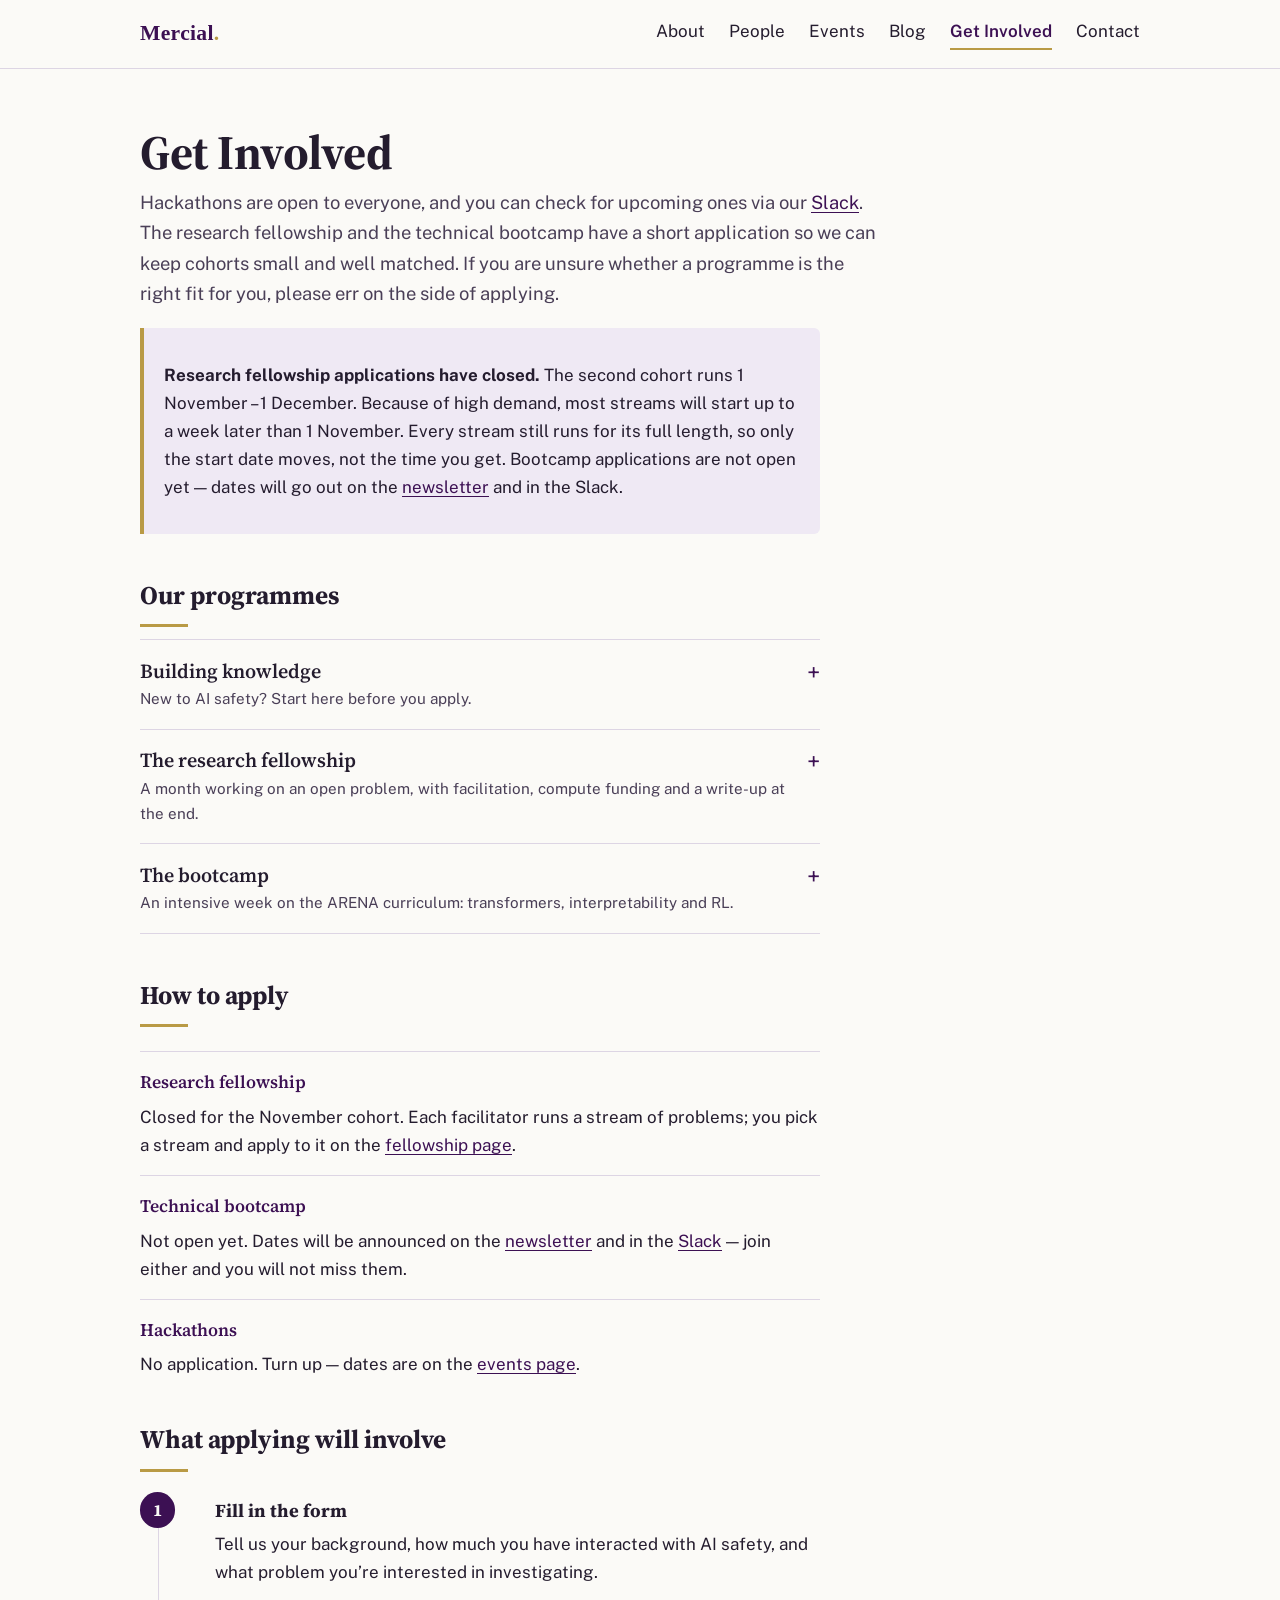
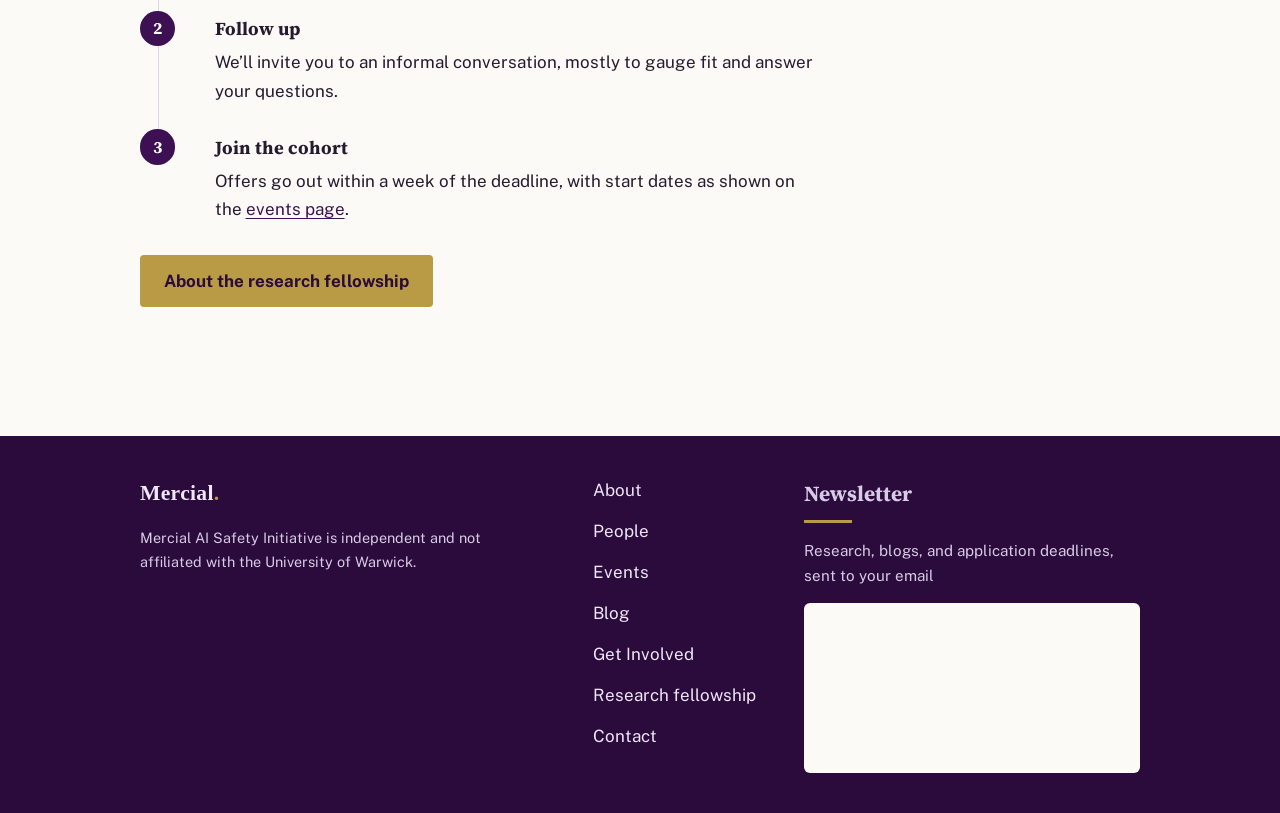
<file: get-involved.html>
<!DOCTYPE html>
<html lang="en-GB">
<head>
  <meta charset="UTF-8">
  <meta name="viewport" content="width=device-width, initial-scale=1.0">
  <title>Get Involved — Mercial AI Safety Initiative</title>
  <meta name="description" content="Apply to the Mercial research fellowship or technical bootcamp, or join a hackathon. Open to anyone.">
  <link rel="canonical" href="https://mercial.uk/get-involved.html">

  <!-- Link previews (Slack, WhatsApp, Substack, X). Update og:image if you
       replace images/og.png. URLs must be absolute for previews to work. -->
  <meta property="og:type" content="website">
  <meta property="og:site_name" content="Mercial AI Safety Initiative">
  <meta property="og:title" content="Get Involved — Mercial AI Safety Initiative">
  <meta property="og:description" content="Apply to the Mercial research fellowship or technical bootcamp, or join a hackathon. Open to anyone.">
  <meta property="og:url" content="https://mercial.uk/get-involved.html">
  <meta property="og:image" content="https://mercial.uk/images/og.png">
  <meta property="og:image:width" content="1200">
  <meta property="og:image:height" content="630">
  <meta name="twitter:card" content="summary_large_image">

  <link rel="preconnect" href="https://fonts.googleapis.com">
  <link rel="preconnect" href="https://fonts.gstatic.com" crossorigin>
  <link href="https://fonts.googleapis.com/css2?family=Public+Sans:wght@400;600;700&family=Source+Serif+4:opsz,wght@8..60,400;8..60,600;8..60,700&display=swap" rel="stylesheet">
  <link rel="icon" type="image/svg+xml" href="logo.svg">
  <link rel="apple-touch-icon" href="images/icon-180.png">
  <link rel="stylesheet" href="style.css">
</head>
<body>

<header class="site-header">
  <div class="inner">
    <a class="wordmark" href="index.html">Mercial<span class="dot">.</span></a>
    <nav class="site-nav" aria-label="Main">
      <a href="index.html">About</a>
      <a href="people.html">People</a>
      <a href="events.html">Events</a>
      <a href="https://mercialais.substack.com">Blog</a>
      <a href="get-involved.html" aria-current="page">Get Involved</a>
      <a href="contact.html">Contact</a>
    </nav>
  </div>
</header>

<main>
  <h1 class="page-title">Get Involved</h1>
  <p class="page-lede">Hackathons are open to everyone, and you can check for upcoming ones via our <a href="https://join.slack.com/t/mercial/shared_invite/zt-4dcgwk22p-gpakGqJEkqFgubaTuZdwLQ">Slack</a>. The research fellowship and the technical bootcamp have a short application so we can keep cohorts small and well matched. If you are unsure whether a programme is the right fit for you, please err on the side of applying.</p>

  <div class="notice">
    <p><strong>Research fellowship applications have closed.</strong> The second cohort runs 1 November – 1 December. Because of high demand, most streams will start up to a week later than 1 November. Every stream still runs for its full length, so only the start date moves, not the time you get. Bootcamp applications are not open yet — dates will go out on the <a href="https://mercialais.substack.com">newsletter</a> and in the Slack.</p>
  </div>

  <h2>Our programmes</h2>

  <details class="drop">
    <summary>
      <span>
        <span class="drop-title">Building knowledge</span>
        <span class="teaser">New to AI safety? Start here before you apply.</span>
      </span>
    </summary>
    <div class="drop-body">
      <p>Our fellowship and bootcamp require some background knowledge. If you are new to AI safety, consider first completing this <a href="https://bluedot.org/courses/agi-strategy">BlueDot course</a>, or taking part in an AI safety fellowship run by your local EA or AI safety group (for example, <a href="https://ea-warwick.github.io/">EA Warwick's</a>) before you apply. Technical experience is not required to complete the research fellowship — you can choose to do conceptual research. We assume that you are comfortable with programming in the bootcamp.</p>
    </div>
  </details>

  <details class="drop">
    <summary>
      <span>
        <span class="drop-title">The research fellowship</span>
        <span class="teaser">A month working on an open problem, with facilitation, compute funding and a write-up at the end.</span>
      </span>
    </summary>
    <div class="drop-body">
      <p>A month-long programme where fellows work remotely on an open problem in AI safety, with support from the Mercial team, and write up what they find. Facilitators will regularly contact the fellows to provide guidance and accountability, but fellows will be agentic and take initiative. Fellows work on one of the problems their facilitator has chosen to supervise, or can propose their own in-scope idea. The fellowship suits people who already have background knowledge on AI safety and want real applied experience. Compute funding is available.</p>
      <p>Applications for the November cohort have closed. See the <a href="events.html">events page</a> for dates of later cohorts.</p>
    </div>
  </details>

  <details class="drop">
    <summary>
      <span>
        <span class="drop-title">The bootcamp</span>
        <span class="teaser">An intensive week on the ARENA curriculum: transformers, interpretability and RL.</span>
      </span>
    </summary>
    <div class="drop-body">
      <p>An intensive programme following the <a href="https://www.arena.education/curriculum">ARENA curriculum</a>: PyTorch fundamentals, transformer architecture, mechanistic interpretability, and reinforcement learning, mixing guided exercises with programming.</p>
      <p>You need comfort with programming (Python) and roughly first-year undergraduate maths (linear algebra, calculus and probability). No machine learning background required.</p>
    </div>
  </details>

  <h2>How to apply</h2>

  <dl class="criteria">
    <dt>Research fellowship</dt>
    <dd>Closed for the November cohort. Each facilitator runs a stream of problems; you pick a stream and apply to it on the <a href="fellowship.html">fellowship page</a>.</dd>

    <dt>Technical bootcamp</dt>
    <dd>Not open yet. Dates will be announced on the <a href="https://mercialais.substack.com">newsletter</a> and in the <a href="https://join.slack.com/t/mercial/shared_invite/zt-4dcgwk22p-gpakGqJEkqFgubaTuZdwLQ">Slack</a> — join either and you will not miss them.</dd>

    <dt>Hackathons</dt>
    <dd>No application. Turn up — dates are on the <a href="events.html">events page</a>.</dd>

  </dl>

  <h2>What applying will involve</h2>
  <ol class="steps">
    <li>
      <h3>Fill in the form</h3>
      <p>Tell us your background, how much you have interacted with AI safety, and what problem you’re interested in investigating.</p>
    </li>
    <li>
      <h3>Follow up</h3>
      <p>We’ll invite you to an informal conversation, mostly to gauge fit and answer your questions.</p>
    </li>
    <li>
      <h3>Join the cohort</h3>
      <p>Offers go out within a week of the deadline, with start dates as shown on the <a href="events.html">events page</a>.</p>
    </li>
  </ol>

  <p style="margin-top:2rem">
    <a class="button" href="fellowship.html">About the research fellowship</a>
  </p>
</main>

<footer class="site-footer">
  <div class="inner">
    <div class="brand">
      <a class="wordmark wordmark-light" href="index.html">Mercial<span class="dot">.</span></a>
      <p class="fine">Mercial AI Safety Initiative is independent and not affiliated with the University of Warwick.</p>
    </div>
    <nav class="site-nav" aria-label="Footer">
      <a href="index.html">About</a>
      <a href="people.html">People</a>
      <a href="events.html">Events</a>
      <a href="https://mercialais.substack.com">Blog</a>
      <a href="get-involved.html">Get Involved</a>
      <a href="fellowship.html">Research fellowship</a>
      <a href="contact.html">Contact</a>
    </nav>

    <div class="newsletter">
      <h2>Newsletter</h2>
      <p>Research, blogs, and application deadlines, sent to your email</p>
      <iframe src="https://mercialais.substack.com/embed" title="Subscribe to the Mercial newsletter" loading="lazy" scrolling="no"></iframe>
    </div>

  </div>
</footer>

</body>
</html>
</file>
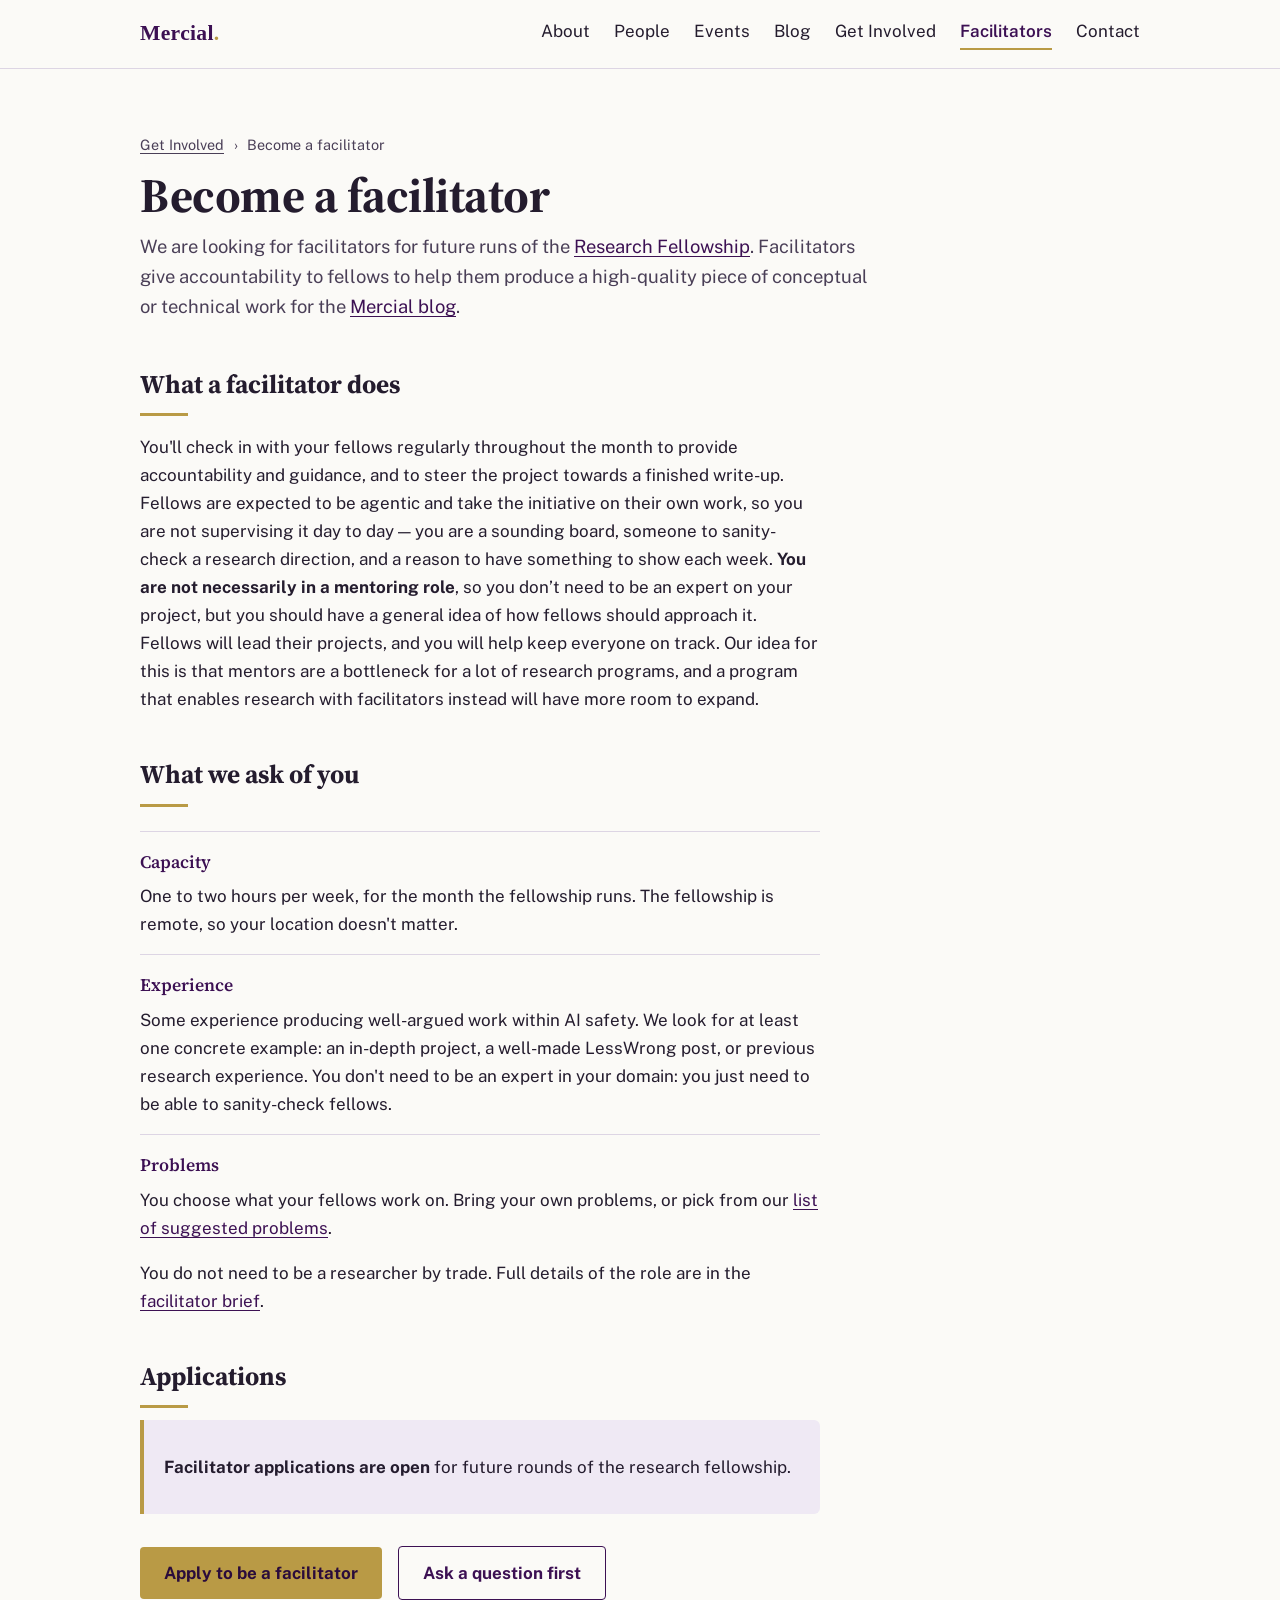
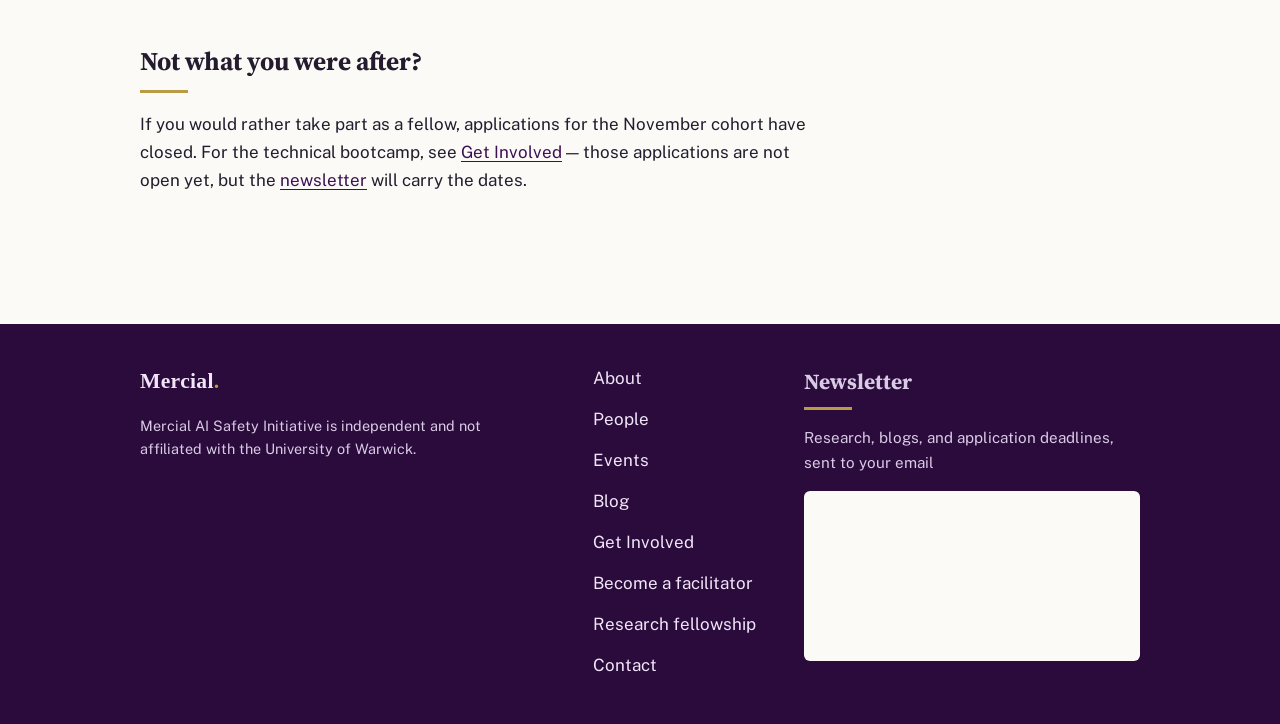
<file: mentors.html>
<!DOCTYPE html>
<html lang="en">
<head>
  <meta charset="utf-8">
  <title>Facilitators — Mercial AI Safety Initiative</title>
  <link rel="canonical" href="https://mercial.uk/facilitators.html">
  <meta name="robots" content="noindex">
  <meta http-equiv="refresh" content="0; url=facilitators.html">
  <script>location.replace("facilitators.html" + location.search + location.hash);</script>
</head>
<body>
  <p>This page has moved to <a href="facilitators.html">facilitators.html</a>.</p>
</body>
</html>
</file>
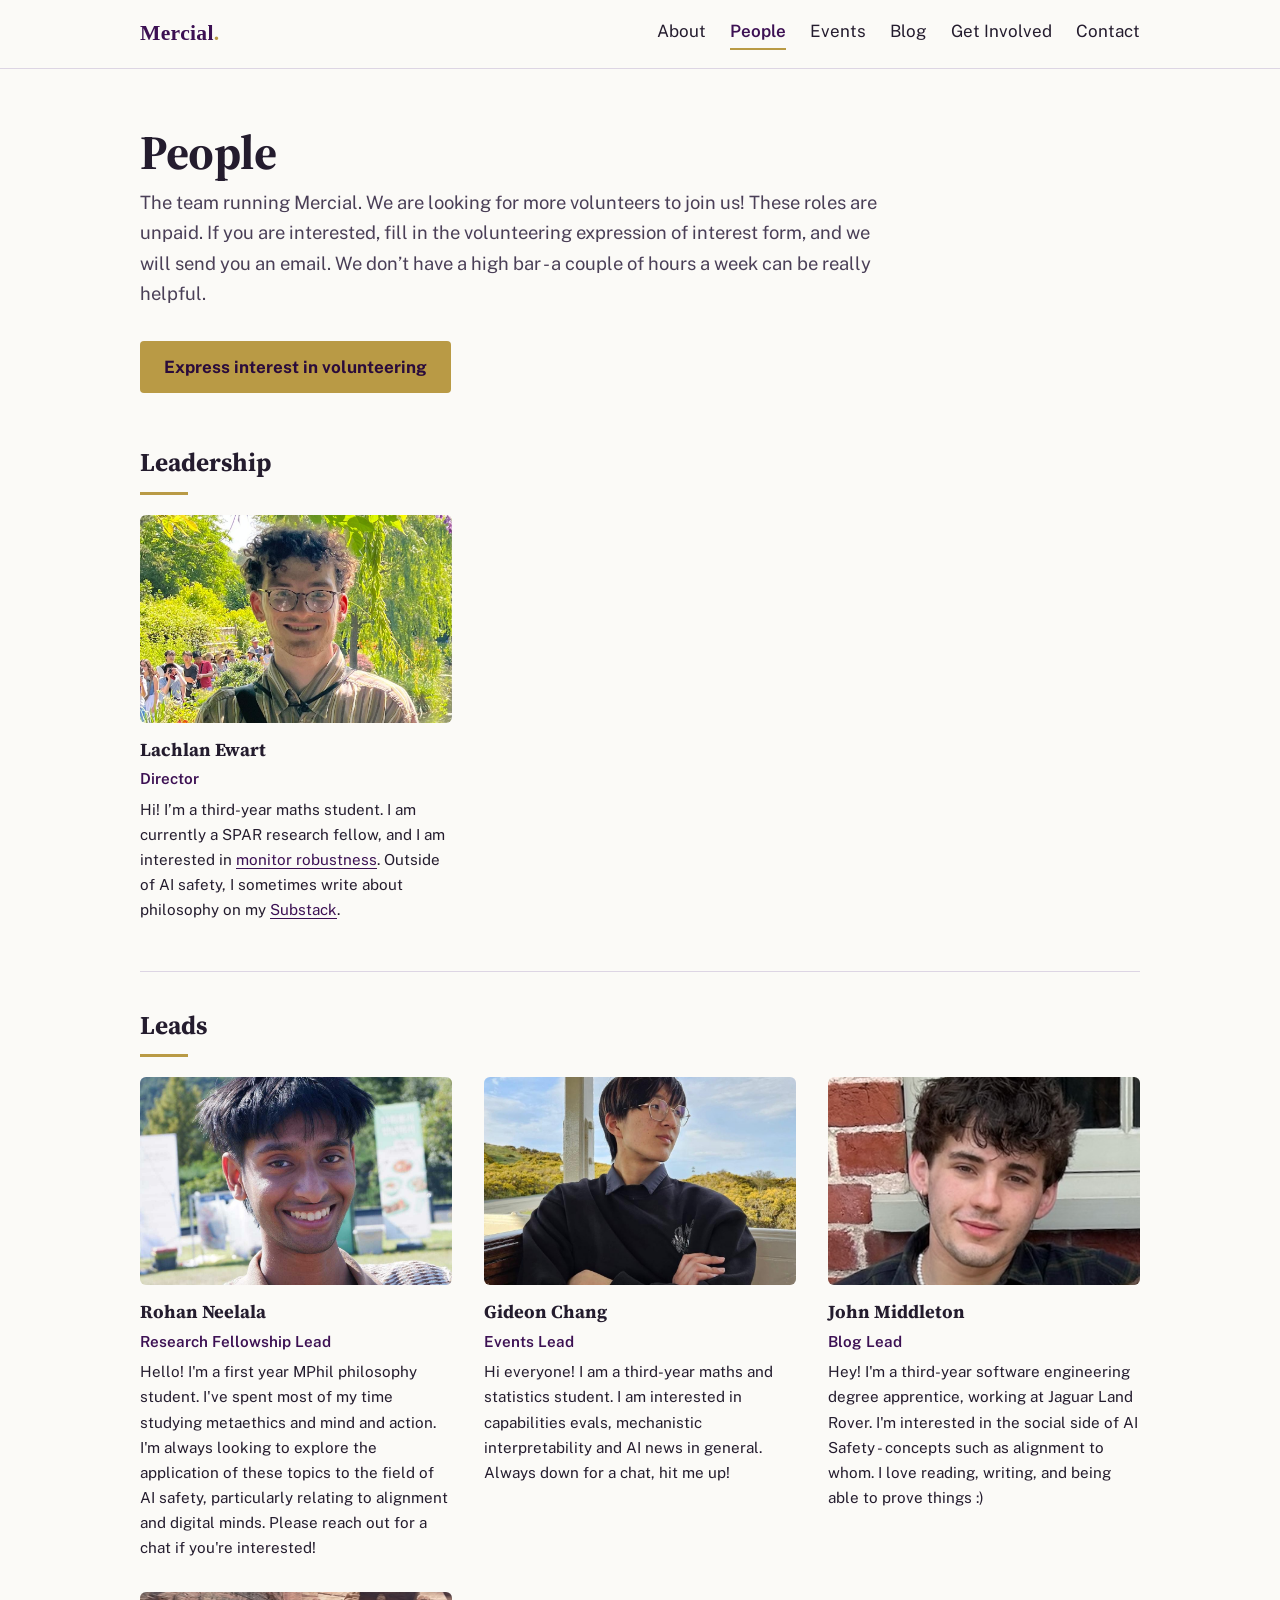
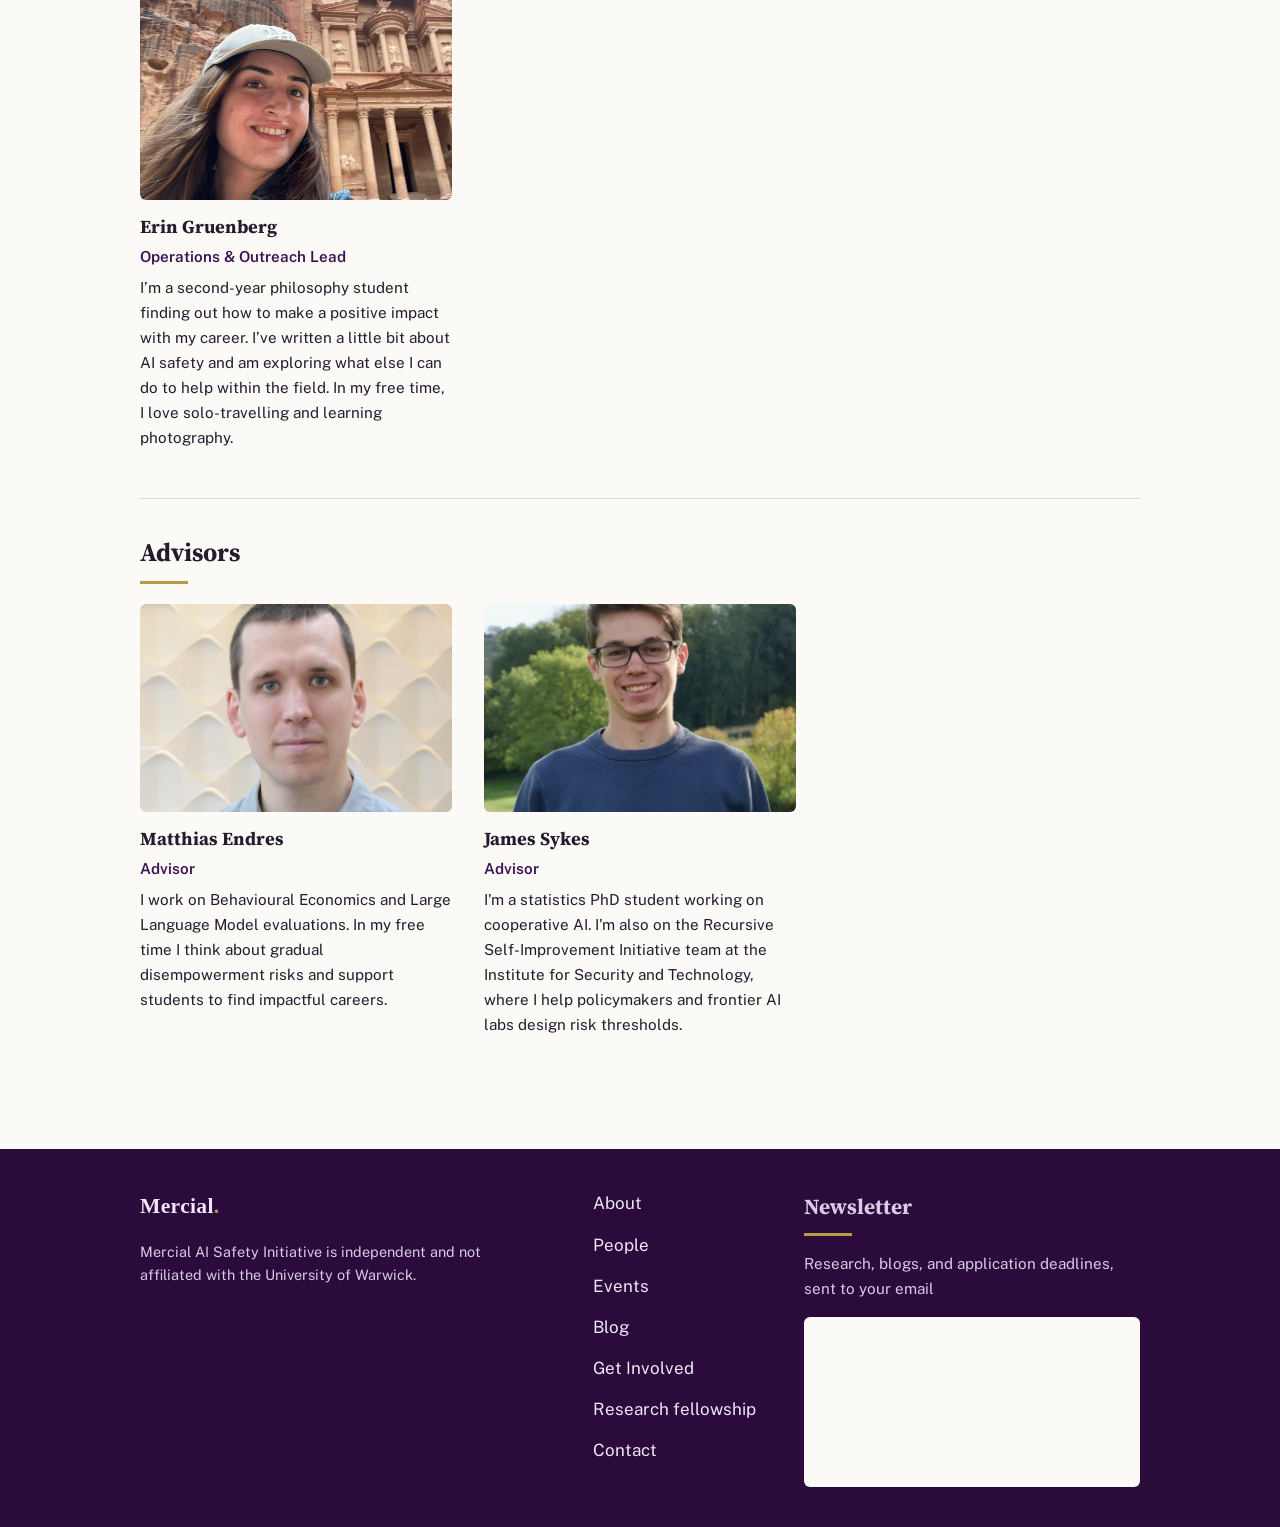
<file: people.html>
<!DOCTYPE html>
<html lang="en-GB">
<head>
  <meta charset="UTF-8">
  <meta name="viewport" content="width=device-width, initial-scale=1.0">
  <title>People — Mercial AI Safety Initiative</title>
  <meta name="description" content="Meet the team running the Mercial AI Safety Initiative, and find out how to join us.">
  <link rel="canonical" href="https://mercial.uk/people.html">

  <!-- Link previews (Slack, WhatsApp, Substack, X). Update og:image if you
       replace images/og.png. URLs must be absolute for previews to work. -->
  <meta property="og:type" content="website">
  <meta property="og:site_name" content="Mercial AI Safety Initiative">
  <meta property="og:title" content="People — Mercial AI Safety Initiative">
  <meta property="og:description" content="Meet the team running the Mercial AI Safety Initiative, and find out how to join us.">
  <meta property="og:url" content="https://mercial.uk/people.html">
  <meta property="og:image" content="https://mercial.uk/images/og.png">
  <meta property="og:image:width" content="1200">
  <meta property="og:image:height" content="630">
  <meta name="twitter:card" content="summary_large_image">

  <link rel="preconnect" href="https://fonts.googleapis.com">
  <link rel="preconnect" href="https://fonts.gstatic.com" crossorigin>
  <link href="https://fonts.googleapis.com/css2?family=Public+Sans:wght@400;600;700&family=Source+Serif+4:opsz,wght@8..60,400;8..60,600;8..60,700&display=swap" rel="stylesheet">
  <link rel="icon" type="image/svg+xml" href="logo.svg">
  <link rel="apple-touch-icon" href="images/icon-180.png">
  <link rel="stylesheet" href="style.css">
</head>
<body>

<header class="site-header">
  <div class="inner">
    <a class="wordmark" href="index.html">Mercial<span class="dot">.</span></a>
    <nav class="site-nav" aria-label="Main">
      <a href="index.html">About</a>
      <a href="people.html" aria-current="page">People</a>
      <a href="events.html">Events</a>
      <a href="https://mercialais.substack.com">Blog</a>
      <a href="get-involved.html">Get Involved</a>
      <a href="contact.html">Contact</a>
    </nav>
  </div>
</header>

<main>
  <h1 class="page-title">People</h1>
  <p class="page-lede">The team running Mercial. We are looking for more volunteers to join us! These roles are unpaid. If you are interested, fill in the volunteering expression of interest form, and we will send you an email. We don’t have a high bar - a couple of hours a week can be really helpful.</p>
  <p style="margin-top:2rem">
    <a class="button" href="https://forms.gle/6Pec1DBPQ6eP8E3V6">Express interest in volunteering</a>
  </p>

  <section class="people-group" aria-labelledby="leadership">
    <h2 id="leadership">Leadership</h2>
    <div class="people">
      <div class="person">
        <img src="images/LachlanPfp.jpeg" alt="Photo of Lachlan">
        <h3>Lachlan Ewart</h3>
        <p class="role">Director</p>
        <p>Hi! I’m a third-year maths student. I am currently a SPAR research fellow, and I am interested in <a href="https://www.lesswrong.com/posts/5YxxKgd7XLeStyT5n/we-should-consider-how-long-monitoring-is-reliable-for">monitor robustness</a>. Outside of AI safety, I sometimes write about philosophy on my <a href="https://substack.com/@lachlandachlan">Substack</a>.</p>
      </div>
    </div>
  </section>

  <section class="people-group" aria-labelledby="team">
    <h2 id="team">Leads</h2>
    <div class="people">
<div class="person">
        <img src="images/RohanPfp.jpg" alt="Photo of Rohan">
        <h3>Rohan Neelala</h3>
        <p class="role">Research Fellowship Lead</p>
        <p>Hello! I'm a first year MPhil philosophy student. I've spent most of my time studying metaethics and mind and action. I'm always looking to explore the application of these topics to the field of AI safety, particularly relating to alignment and digital minds. Please reach out for a chat if you're interested!</p>
      </div>
      <div class="person">
        <img src="images/GideonPfp.jpeg" alt="Photo of Gideon">
        <h3>Gideon Chang</h3>
        <p class="role">Events Lead</p>
        <p>Hi everyone! I am a third-year maths and statistics student. I am interested in capabilities evals, mechanistic interpretability and AI news in general. Always down for a chat, hit me up!</p>
      </div>

      <div class="person">
        <img src="images/JohnPfp.JPG" alt="Photo of John">
        <h3>John Middleton</h3>
        <p class="role">Blog Lead</p>
        <p>Hey! I'm a third-year software engineering degree apprentice, working at Jaguar Land Rover. I'm interested in the social side of AI Safety - concepts such as alignment to whom. I love reading, writing, and being able to prove things :)</p>
      </div>
      <div class="person">
        <img src="images/ErinPfp.jpeg" alt="Photo of Erin">
        <h3>Erin Gruenberg</h3>
        <p class="role">Operations & Outreach Lead</p>
        <p>I’m a second-year philosophy student finding out how to make a positive impact with my career. I’ve written a little bit about AI safety and am exploring what else I can do to help within the field. In my free time, I love solo-travelling and learning photography.</p>
      </div>
    </div>
  </section>

  <section class="people-group" aria-labelledby="advisors">
    <h2 id="advisors">Advisors</h2>
    <div class="people">
      <div class="person">
        <img src="images/MatthiasPfp.jpeg" alt="Photo of Matthias">
        <h3>Matthias Endres</h3>
        <p class="role">Advisor</p>
        <p>I work on Behavioural Economics and Large Language Model evaluations. In my free time I think about gradual disempowerment risks and support students to find impactful careers.</p>
      </div>

      <div class="person">
        <img src="images/JamesPfp.jpg" alt="Photo of James">
        <h3>James Sykes</h3>
        <p class="role">Advisor</p>
        <p>I'm a statistics PhD student working on cooperative AI. I'm also on the Recursive Self-Improvement Initiative team at the Institute for Security and Technology, where I help policymakers and frontier AI labs design risk thresholds.</p>
      </div>
    </div>
  </section>

</main>

<footer class="site-footer">
  <div class="inner">
    <div class="brand">
      <a class="wordmark wordmark-light" href="index.html">Mercial<span class="dot">.</span></a>
      <p class="fine">Mercial AI Safety Initiative is independent and not affiliated with the University of Warwick.</p>
    </div>
    <nav class="site-nav" aria-label="Footer">
      <a href="index.html">About</a>
      <a href="people.html">People</a>
      <a href="events.html">Events</a>
      <a href="https://mercialais.substack.com">Blog</a>
      <a href="get-involved.html">Get Involved</a>
      <a href="fellowship.html">Research fellowship</a>
      <a href="contact.html">Contact</a>
    </nav>

    <div class="newsletter">
      <h2>Newsletter</h2>
      <p>Research, blogs, and application deadlines, sent to your email</p>
      <iframe src="https://mercialais.substack.com/embed" title="Subscribe to the Mercial newsletter" loading="lazy" scrolling="no"></iframe>
    </div>

  </div>
</footer>

</body>
</html>
</file>
<file: style.css>
/* ============================================================
   Mercial AI Safety Initiative
   ------------------------------------------------------------
   CUSTOMISE HERE: colours, fonts and spacing all live in the
   variables below. Change a value once and it applies site-wide.
   ============================================================ */

:root {
  /* Colours (Warwick aubergine + gold) */
  --ink: #241c2e;          /* body text */
  --paper: #fbfaf7;        /* page background */
  --aubergine: #3c1053;    /* primary brand colour */
  --aubergine-deep: #2a0b3b;
  --gold: #b99a45;         /* accent */
  --lilac: #efe9f4;        /* tinted surface */
  --line: #ddd5e4;         /* hairlines */

  /* Type
     --font-logo must stay identical to the font-family in logo.svg, so the
     wordmark and the W in the logo tile resolve to the same face on every
     device. If you change one, change the other. */
  --font-logo: Georgia, "Times New Roman", serif;
  --font-display: "Source Serif 4", Georgia, serif;
  --font-body: "Public Sans", system-ui, -apple-system, sans-serif;

  /* Layout */
  --measure: 68ch;         /* max width of running text */
  --page-max: 1080px;      /* max width of the page */
  --pad: clamp(1.25rem, 4vw, 2.5rem);
}

* { box-sizing: border-box; }

html { scroll-behavior: smooth; }
@media (prefers-reduced-motion: reduce) {
  html { scroll-behavior: auto; }
  * { animation: none !important; transition: none !important; }
}

body {
  margin: 0;
  background: var(--paper);
  color: var(--ink);
  font-family: var(--font-body);
  font-size: 1.0625rem;
  line-height: 1.65;
}

a { color: var(--aubergine); text-decoration-thickness: 1px; text-underline-offset: 3px; }
a:hover { color: var(--aubergine-deep); text-decoration-thickness: 2px; }
:focus-visible { outline: 3px solid var(--gold); outline-offset: 2px; }

/* ---------- Header & navigation ---------- */

.site-header {
  border-bottom: 1px solid var(--line);
  background: var(--paper);
}

.site-header .inner {
  max-width: var(--page-max);
  margin: 0 auto;
  padding: 1rem var(--pad);
  display: flex;
  align-items: center;
  justify-content: space-between;
  gap: 1rem;
  flex-wrap: wrap;
}

.wordmark {
  font-family: var(--font-logo);
  font-weight: 700;
  font-size: 1.35rem;
  letter-spacing: 0.015em;   /* serif capitals need a little air */
  color: var(--aubergine);
  text-decoration: none;
}
.wordmark .dot { color: var(--gold); }
.wordmark-light { color: #f0e6f8; }

.site-nav { display: flex; align-items: flex-start; gap: 1.5rem; flex-wrap: wrap; }
.site-nav a {
  text-decoration: none;
  color: var(--ink);
  padding-bottom: 3px;
  border-bottom: 2px solid transparent;
}
.site-nav a:hover { border-bottom-color: var(--line); }
.site-nav a[aria-current="page"] {
  border-bottom-color: var(--gold);
  color: var(--aubergine);
  font-weight: 600;
}

/* ---------- Hero ---------- */

.hero {
  position: relative;
  background: var(--aubergine);
  color: #f4eefa;
  overflow: hidden;
}
.hero .inner {
  position: relative;
  max-width: var(--page-max);
  margin: 0 auto;
  padding: clamp(3rem, 9vw, 6rem) var(--pad);
}
.hero h1 {
  font-family: var(--font-display);
  font-size: clamp(2.2rem, 6vw, 3.7rem);
  line-height: 1.12;
  letter-spacing: -0.01em;
  margin: 0 0 1rem;
  max-width: 18ch;
}
.hero p {
  max-width: 52ch;
  font-size: 1.15rem;
  margin: 0 0 2rem;
  color: #e4d9ee;
}
.hero .field {
  position: absolute;
  inset: 0;
  opacity: 0.35;
  pointer-events: none;
}

.button {
  display: inline-block;
  background: var(--gold);
  color: var(--aubergine-deep);
  font-weight: 700;
  text-decoration: none;
  padding: 0.75rem 1.5rem;
  border-radius: 4px;
}
.button:hover { background: #cbae5c; color: var(--aubergine-deep); }
.button.quiet {
  background: transparent;
  color: inherit;
  border: 1px solid currentColor;
  margin-left: 0.75rem;
}

/* ---------- Page body ---------- */

main { max-width: var(--page-max); margin: 0 auto; padding: 2.5rem var(--pad) 4rem; }

h1.page-title {
  font-family: var(--font-display);
  font-size: clamp(2rem, 5vw, 3rem);
  letter-spacing: -0.01em;
  line-height: 1.15;
  margin: 1rem 0 0.5rem;
}
.page-lede { max-width: var(--measure); font-size: 1.15rem; color: #4a3f57; margin-top: 0; }

h2 {
  font-family: var(--font-display);
  font-size: 1.6rem;
  letter-spacing: 0;
  margin: 2.5rem 0 0.75rem;
}
h2::after {
  content: "";
  display: block;
  width: 3rem;
  height: 3px;
  background: var(--gold);
  margin-top: 0.5rem;
}

p, ul, ol { max-width: var(--measure); }

/* ---------- Activity list (home) ---------- */

.activities { display: grid; grid-template-columns: repeat(auto-fit, minmax(260px, 1fr)); gap: 2rem; margin-top: 1.5rem; }
.activity { border-top: 3px solid var(--aubergine); padding-top: 1rem; }
.activity h3 { font-family: var(--font-display); font-size: 1.2rem; margin: 0 0 0.4rem; }
.activity p { margin: 0; font-size: 0.98rem; }

/* ---------- People ---------- */

.people { display: grid; grid-template-columns: repeat(auto-fill, minmax(230px, 1fr)); gap: 2rem; margin-top: 2rem; }
/* Grouped rows on the People page: each group gets its own heading and grid.
   auto-fill (not auto-fit) keeps cards the same width in every row, even
   when a group has fewer people than columns. */
.people-group { margin-top: 3rem; }
.people-group + .people-group { padding-top: 0.5rem; border-top: 1px solid var(--line); }
.people-group h2 { margin-top: 1.5rem; }
.people-group .people { margin-top: 1.25rem; }
.person img, .person .placeholder {
  width: 100%;
  aspect-ratio: 1.5;
  object-fit: cover;
  border-radius: 6px;
  background: var(--lilac);
  display: grid;
  place-items: center;
  color: var(--aubergine);
  font-family: var(--font-display);
  font-size: 2.5rem;
}
.person h3 { font-family: var(--font-display); font-size: 1.15rem; margin: 0.75rem 0 0.1rem; }
.person .role { color: var(--aubergine); font-weight: 600; font-size: 0.95rem; margin: 0 0 0.35rem; }
.person p { font-size: 0.95rem; margin: 0; }

/* ---------- Events ---------- */

.events-figure { margin: 2rem 0 0; }
.events-figure img {
  display: block;
  width: 100%;
  height: auto;
  border: 1px solid var(--line);
  border-radius: 6px;
  background: #fff;
}
.events-figure figcaption { font-size: 0.9rem; color: #4a3f57; margin-top: 0.6rem; }

/* ---------- Apply steps ---------- */

.steps { list-style: none; counter-reset: step; padding: 0; margin: 1.5rem 0 0; max-width: var(--measure); }
.steps li {
  counter-increment: step;
  position: relative;
  padding: 0 0 1.75rem 3.5rem;
  border-left: 1px solid var(--line);
  margin-left: 1.1rem;
}
.steps li:last-child { border-left-color: transparent; padding-bottom: 0; }
.steps li::before {
  content: counter(step);
  position: absolute;
  left: -1.15rem;
  top: -0.2rem;
  width: 2.2rem;
  height: 2.2rem;
  border-radius: 50%;
  background: var(--aubergine);
  color: var(--paper);
  font-family: var(--font-display);
  font-weight: 700;
  display: grid;
  place-items: center;
}
.steps h3 { font-family: var(--font-display); font-size: 1.15rem; margin: 0 0 0.25rem; }
.steps p { margin: 0; }

.notice {
  background: var(--lilac);
  border-left: 4px solid var(--gold);
  padding: 1rem 1.25rem;
  max-width: var(--measure);
  border-radius: 0 6px 6px 0;
}

/* ---------- Contact ---------- */

.contact-list { list-style: none; padding: 0; max-width: var(--measure); }
.contact-list li { padding: 1rem 0; border-bottom: 1px solid var(--line); display: flex; gap: 1rem; flex-wrap: wrap; }
.contact-list .label { font-weight: 700; min-width: 8rem; }

/* ---------- Footer ---------- */

.site-footer { background: var(--aubergine-deep); color: #d9cbe6; margin-top: 3rem; }
.site-footer .inner {
  max-width: var(--page-max);
  margin: 0 auto;
  padding: 2.5rem var(--pad);
  display: grid;
  grid-template-columns: minmax(0, 1fr) auto minmax(17rem, 21rem);
  gap: 2rem 3rem;
  align-items: start;
}
/* Footer links read as a column here, which keeps all three blocks on one row */
.site-footer .site-nav { flex-direction: column; gap: 0.5rem; }
.site-footer a { color: #f0e6f8; }
.site-footer .fine { font-size: 0.9rem; max-width: 44ch; margin-bottom: 0; }

.newsletter h2 { margin-top: 0; font-size: 1.35rem; }
.newsletter p { font-size: 0.95rem; }
.newsletter iframe {
  width: 100%;
  height: 170px;
  border: 0;
  border-radius: 6px;
  display: block;
  background: var(--paper);
}

/* Stack into one column once the three footer blocks stop fitting side by side */
@media (max-width: 820px) {
  .site-footer .inner { grid-template-columns: minmax(0, 1fr); }
  .site-footer .site-nav { flex-direction: row; gap: 0.75rem 1.5rem; }
}

/* ---------- Expandable sections (details/summary) ---------- */

.drop { max-width: var(--measure); border-top: 1px solid var(--line); }
.drop:last-of-type { border-bottom: 1px solid var(--line); }

.drop > summary {
  display: flex;
  align-items: flex-start;
  gap: 1rem;
  padding: 1.1rem 0;
  cursor: pointer;
  list-style: none;          /* hide the default triangle */
}
.drop > summary::-webkit-details-marker { display: none; }

.drop .drop-title {
  display: block;
  font-family: var(--font-display);
  font-size: 1.25rem;
  font-weight: 600;
  line-height: 1.3;
}
.drop .teaser {
  display: block;
  font-size: 0.95rem;
  color: #4a3f57;
  margin-top: 0.15rem;
}
.drop > summary:hover .drop-title { color: var(--aubergine); }

/* The +/- indicator, pushed to the right-hand edge */
.drop > summary::after {
  content: "+";
  margin-left: auto;
  flex: none;
  font-size: 1.5rem;
  line-height: 1.2;
  color: var(--aubergine);
}
.drop[open] > summary::after { content: "\2212"; }   /* minus sign */

.drop-body { padding-bottom: 1.25rem; }
.drop-body > :first-child { margin-top: 0; }
.drop-body > :last-child { margin-bottom: 0; }

/* ---------- Events timeline ---------- */

.timeline { list-style: none; padding: 0; margin: 2rem 0 0; max-width: var(--measure); }
.timeline li {
  position: relative;
  padding: 0 0 1.75rem 2rem;
  border-left: 2px solid var(--line);
  margin-left: 0.4rem;
}
.timeline li:last-child { border-left-color: transparent; padding-bottom: 0; }
.timeline li::before {
  content: "";
  position: absolute;
  left: -0.45rem;
  top: 0.45rem;
  width: 0.8rem;
  height: 0.8rem;
  border-radius: 50%;
  background: var(--aubergine);
  border: 2px solid var(--paper);
}
.timeline .when {
  font-size: 0.9rem;
  font-weight: 700;
  letter-spacing: 0.02em;
  text-transform: uppercase;
  color: var(--aubergine);
  margin: 0;
}
.timeline h3 { font-family: var(--font-display); font-size: 1.2rem; margin: 0.1rem 0 0.25rem; }
.timeline p:last-child { margin: 0; font-size: 0.98rem; }

/* Dates not yet fixed */
.timeline li.tbc h3::after {
  content: "to be confirmed";
  display: inline-block;
  margin-left: 0.6rem;
  vertical-align: middle;
  font-family: var(--font-body);
  font-size: 0.72rem;
  font-weight: 700;
  letter-spacing: 0.04em;
  text-transform: uppercase;
  color: var(--aubergine-deep);
  background: var(--lilac);
  border: 1px solid var(--line);
  border-radius: 999px;
  padding: 0.15rem 0.55rem;
}
/* Breaks and other non-events sit back a little */
.timeline li.quiet::before { background: var(--line); }
.timeline li.quiet .when { color: #6c6079; }
.timeline li.quiet h3 { font-weight: 400; color: #4a3f57; }

/* ---------- Outline button (for use on the pale page background) ---------- */

.button.outline {
  background: transparent;
  color: var(--aubergine);
  border: 1px solid var(--aubergine);
  margin-left: 0.75rem;
}
.button.outline:hover { background: var(--lilac); color: var(--aubergine-deep); }

/* Buttons wrap rather than overflow on narrow screens */
@media (max-width: 480px) {
  .button { display: block; text-align: center; }
  .button.quiet, .button.outline { margin-left: 0; margin-top: 0.75rem; }
}

/* ---------- Criteria list (facilitator page) ---------- */

.criteria { max-width: var(--measure); margin: 1.5rem 0 0; }
.criteria dt {
  font-family: var(--font-display);
  font-size: 1.1rem;
  font-weight: 600;
  color: var(--aubergine);
  padding-top: 1rem;
  border-top: 1px solid var(--line);
}
.criteria dd { margin: 0.35rem 0 1rem; }
.criteria dd:last-child { margin-bottom: 0; }

/* ---------- Breadcrumb (subpages reached from Get Involved) ---------- */

.crumb { font-size: 0.9rem; color: #4a3f57; margin: 1.5rem 0 -0.25rem; }
.crumb a { color: inherit; }
.crumb span { margin: 0 0.35rem; }

/* ---------- Fellowship streams (fellowship.html) ---------- */

.stream {
  max-width: var(--measure);
  margin-top: 2.5rem;
  padding: 1.25rem 1.5rem 1.5rem;
  background: #fff;
  border: 1px solid var(--line);
  border-top: 4px solid var(--aubergine);
  border-radius: 6px;
}
.stream-head {
  display: flex;
  justify-content: space-between;
  align-items: flex-start;
  gap: 1rem 2rem;
  flex-wrap: wrap;
  margin-bottom: 0.75rem;
}
.stream-who { display: flex; align-items: center; gap: 1rem; }
.stream-photo {
  flex: none;
  width: 4rem;
  height: 4rem;
  border-radius: 50%;
  object-fit: cover;
  background: var(--lilac);
}
.stream-photo.initials {
  display: flex;
  align-items: center;
  justify-content: center;
  font-family: var(--font-display);
  font-weight: 700;
  font-size: 1.2rem;
  color: var(--aubergine-deep);
}
.stream-photos { display: flex; flex: none; }
.stream-photos .stream-photo + .stream-photo { margin-left: -1rem; box-shadow: 0 0 0 3px #fff; }
.stream-facilitator { font-family: var(--font-display); font-size: 1.4rem; margin: 0; }
.stream-affil { margin: 0.25rem 0 0; font-size: 0.95rem; color: #4a3f57; }
.stream-meta { display: flex; flex-wrap: wrap; gap: 0.4rem; align-items: center; max-width: 16rem; }
.chip {
  font-size: 0.8rem;
  font-weight: 600;
  color: var(--aubergine-deep);
  background: var(--lilac);
  border: 1px solid var(--line);
  border-radius: 999px;
  padding: 0.15rem 0.65rem;
  white-space: nowrap;
}
.capacity { flex-basis: 100%; font-size: 0.9rem; color: #4a3f57; }
.stream .drop { max-width: none; }
.stream .drop:last-of-type { border-bottom: 1px solid var(--line); }
.fact-line { font-size: 0.95rem; color: #4a3f57; }
.stream-apply { display: flex; align-items: center; gap: 1rem; flex-wrap: wrap; margin-top: 1.25rem; }
.apply-note { font-size: 0.9rem; color: #4a3f57; }
@media (max-width: 480px) {
  .stream-apply .button { width: 100%; }
}
</file>
